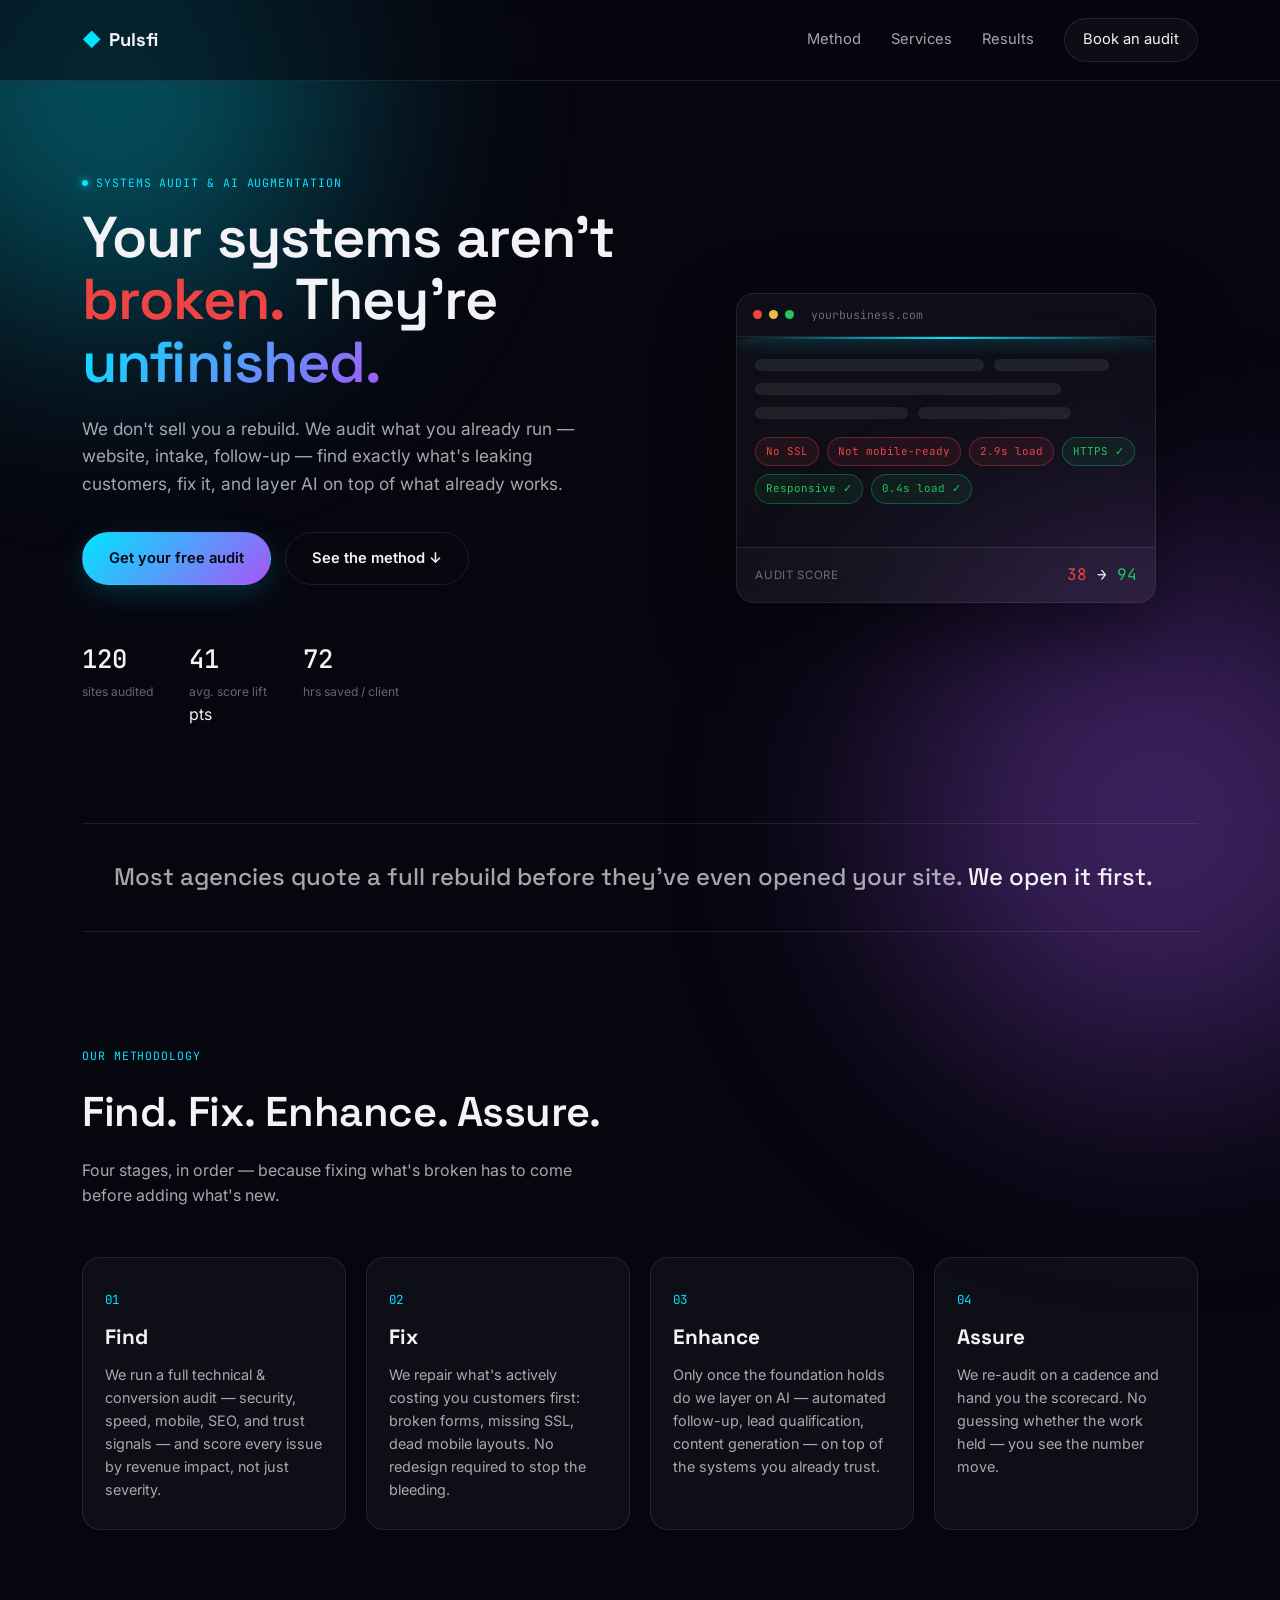
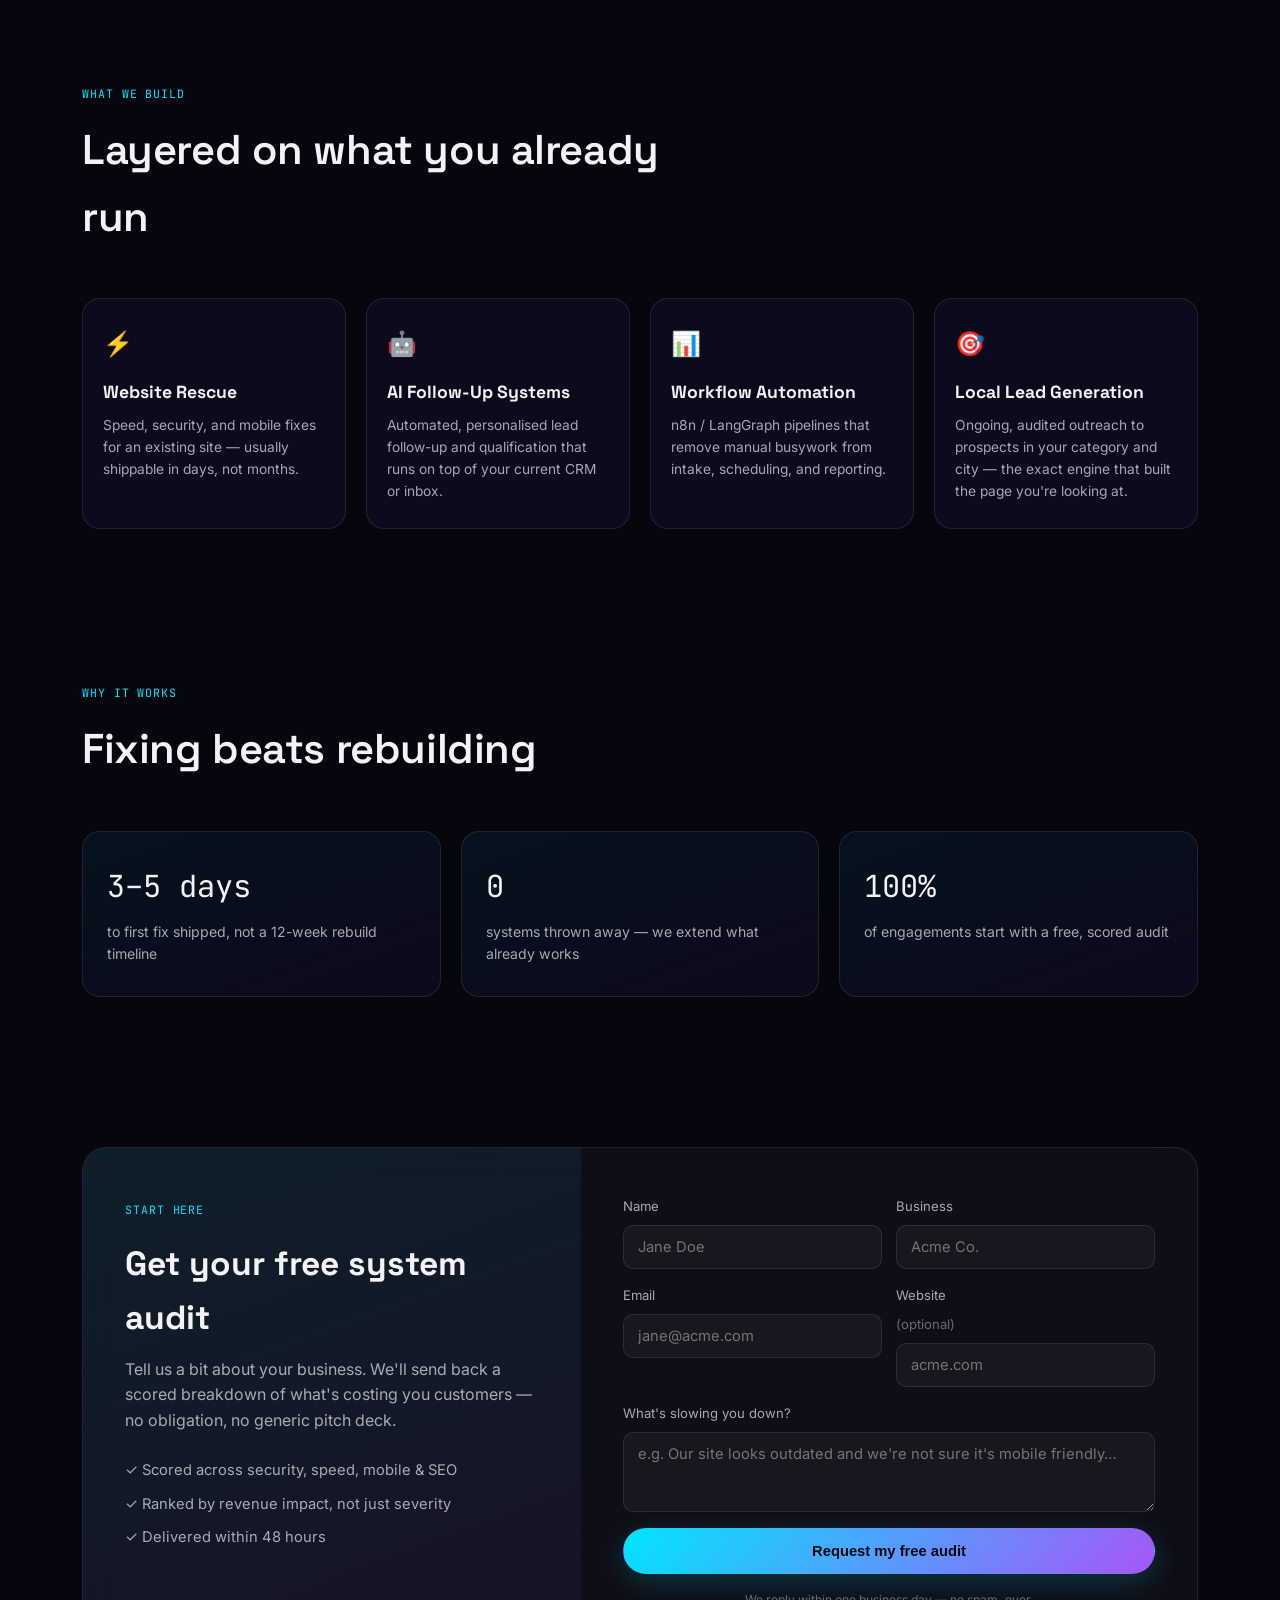
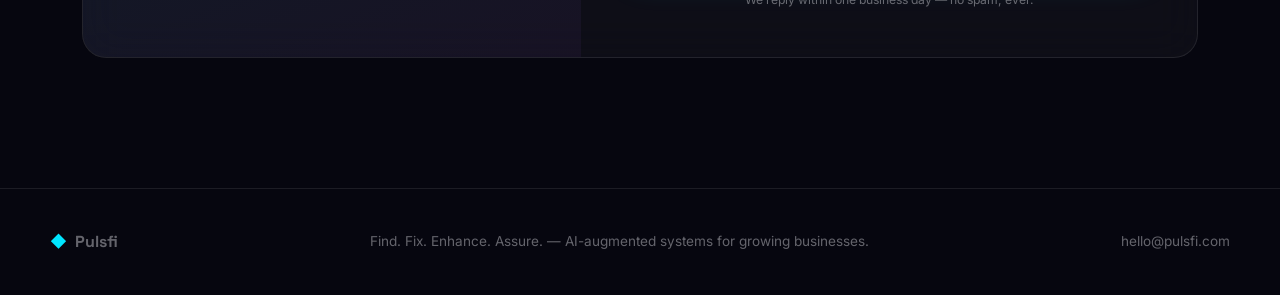
<file: agency-site/index.html>
<!DOCTYPE html>
<html lang="en">
<head>
<meta charset="UTF-8">
<meta name="viewport" content="width=device-width, initial-scale=1.0">
<title>Pulsfi — We Audit, Fix, and Enhance Your Business Systems</title>
<meta name="description" content="Pulsfi audits your existing website and business systems, fixes what's costing you customers, and layers AI on top — no rebuilds, no bloated retainers.">
<link rel="icon" href="data:image/svg+xml,<svg xmlns='http://www.w3.org/2000/svg' viewBox='0 0 100 100'><text y='.9em' font-size='90'>◆</text></svg>">
<link rel="preconnect" href="https://fonts.googleapis.com">
<link href="https://fonts.googleapis.com/css2?family=Space+Grotesk:wght@400;500;600;700&family=Inter:wght@400;500;600;700&family=JetBrains+Mono:wght@400;500&display=swap" rel="stylesheet">
<link rel="stylesheet" href="css/style.css">
</head>
<body>

<div class="noise-overlay"></div>
<div class="orb orb-a"></div>
<div class="orb orb-b"></div>

<!-- ============================================================ NAV -->
<nav class="nav">
  <div class="nav-inner">
    <a href="#top" class="brand"><span class="brand-mark">◆</span>Pulsfi</a>
    <div class="nav-links">
      <a href="#method">Method</a>
      <a href="#services">Services</a>
      <a href="#proof">Results</a>
      <a href="#contact" class="nav-cta">Book an audit</a>
    </div>
    <button class="nav-toggle" id="navToggle" aria-label="Toggle menu">☰</button>
  </div>
</nav>

<main id="top">

  <!-- ============================================================ HERO -->
  <section class="hero">
    <div class="hero-copy">
      <div class="eyebrow"><span class="dot"></span>Systems audit &amp; AI augmentation</div>
      <h1>Your systems aren't<br><span class="hl">broken.</span> They're <span class="hl-alt">unfinished.</span></h1>
      <p class="hero-sub">
        We don't sell you a rebuild. We audit what you already run — website, intake, follow-up —
        find exactly what's leaking customers, fix it, and layer AI on top of what already works.
      </p>
      <div class="hero-actions">
        <a href="#contact" class="btn btn-primary">Get your free audit</a>
        <a href="#method" class="btn btn-ghost">See the method ↓</a>
      </div>
      <div class="hero-trust">
        <div class="trust-stat"><span class="num" data-count="120">0</span><span class="lbl">sites audited</span></div>
        <div class="trust-stat"><span class="num" data-count="41">0</span><span class="lbl">avg. score lift</span><span class="unit">pts</span></div>
        <div class="trust-stat"><span class="num" data-count="72">0</span><span class="lbl">hrs saved / client</span></div>
      </div>
    </div>

    <!-- Signature element: live-scanning "before / after" audit panel -->
    <div class="hero-visual" aria-hidden="true">
      <div class="scan-frame">
        <div class="scan-titlebar">
          <span class="dot red"></span><span class="dot amber"></span><span class="dot green"></span>
          <span class="scan-url">yourbusiness.com</span>
        </div>
        <div class="scan-body">
          <div class="scan-row"><div class="scan-block w60"></div><div class="scan-block w30"></div></div>
          <div class="scan-row"><div class="scan-block w80"></div></div>
          <div class="scan-row"><div class="scan-block w40"></div><div class="scan-block w40"></div></div>
          <div class="scan-tags">
            <span class="tag tag-before">No SSL</span>
            <span class="tag tag-before">Not mobile-ready</span>
            <span class="tag tag-before">2.9s load</span>
            <span class="tag tag-after">HTTPS ✓</span>
            <span class="tag tag-after">Responsive ✓</span>
            <span class="tag tag-after">0.4s load ✓</span>
          </div>
          <div class="scan-line"></div>
        </div>
        <div class="scan-score">
          <span class="score-label">Audit score</span>
          <span class="score-value"><span id="scoreBefore">38</span> → <span id="scoreAfter">94</span></span>
        </div>
      </div>
    </div>
  </section>

  <!-- ============================================================ PROBLEM -->
  <section class="strip">
    <p class="strip-text">
      Most agencies quote a full rebuild before they've even opened your site.
      <span class="strip-accent">We open it first.</span>
    </p>
  </section>

  <!-- ============================================================ METHOD -->
  <section id="method" class="method reveal">
    <div class="section-head">
      <div class="eyebrow">Our methodology</div>
      <h2>Find. Fix. Enhance. Assure.</h2>
      <p class="section-sub">Four stages, in order — because fixing what's broken has to come before adding what's new.</p>
    </div>

    <div class="method-grid">
      <article class="method-card reveal">
        <span class="method-index">01</span>
        <h3>Find</h3>
        <p>We run a full technical &amp; conversion audit — security, speed, mobile, SEO, and trust signals — and score every issue by revenue impact, not just severity.</p>
      </article>
      <article class="method-card reveal">
        <span class="method-index">02</span>
        <h3>Fix</h3>
        <p>We repair what's actively costing you customers first: broken forms, missing SSL, dead mobile layouts. No redesign required to stop the bleeding.</p>
      </article>
      <article class="method-card reveal">
        <span class="method-index">03</span>
        <h3>Enhance</h3>
        <p>Only once the foundation holds do we layer on AI — automated follow-up, lead qualification, content generation — on top of the systems you already trust.</p>
      </article>
      <article class="method-card reveal">
        <span class="method-index">04</span>
        <h3>Assure</h3>
        <p>We re-audit on a cadence and hand you the scorecard. No guessing whether the work held — you see the number move.</p>
      </article>
    </div>
  </section>

  <!-- ============================================================ SERVICES -->
  <section id="services" class="services reveal">
    <div class="section-head">
      <div class="eyebrow">What we build</div>
      <h2>Layered on what you already run</h2>
    </div>

    <div class="services-grid">
      <article class="service-card reveal">
        <div class="service-icon">⚡</div>
        <h3>Website Rescue</h3>
        <p>Speed, security, and mobile fixes for an existing site — usually shippable in days, not months.</p>
      </article>
      <article class="service-card reveal">
        <div class="service-icon">🤖</div>
        <h3>AI Follow-Up Systems</h3>
        <p>Automated, personalised lead follow-up and qualification that runs on top of your current CRM or inbox.</p>
      </article>
      <article class="service-card reveal">
        <div class="service-icon">📊</div>
        <h3>Workflow Automation</h3>
        <p>n8n / LangGraph pipelines that remove manual busywork from intake, scheduling, and reporting.</p>
      </article>
      <article class="service-card reveal">
        <div class="service-icon">🎯</div>
        <h3>Local Lead Generation</h3>
        <p>Ongoing, audited outreach to prospects in your category and city — the exact engine that built the page you're looking at.</p>
      </article>
    </div>
  </section>

  <!-- ============================================================ PROOF -->
  <section id="proof" class="proof reveal">
    <div class="section-head">
      <div class="eyebrow">Why it works</div>
      <h2>Fixing beats rebuilding</h2>
    </div>
    <div class="proof-grid">
      <div class="proof-card reveal">
        <span class="proof-num">3–5&nbsp;days</span>
        <span class="proof-lbl">to first fix shipped, not a 12-week rebuild timeline</span>
      </div>
      <div class="proof-card reveal">
        <span class="proof-num">0</span>
        <span class="proof-lbl">systems thrown away — we extend what already works</span>
      </div>
      <div class="proof-card reveal">
        <span class="proof-num">100%</span>
        <span class="proof-lbl">of engagements start with a free, scored audit</span>
      </div>
    </div>
  </section>

  <!-- ============================================================ CONTACT -->
  <section id="contact" class="contact reveal">
    <div class="contact-card">
      <div class="contact-left">
        <div class="eyebrow">Start here</div>
        <h2>Get your free system audit</h2>
        <p class="section-sub">
          Tell us a bit about your business. We'll send back a scored breakdown of what's costing you
          customers — no obligation, no generic pitch deck.
        </p>
        <ul class="contact-points">
          <li>✓ Scored across security, speed, mobile &amp; SEO</li>
          <li>✓ Ranked by revenue impact, not just severity</li>
          <li>✓ Delivered within 48 hours</li>
        </ul>
      </div>

      <form class="contact-form" id="contactForm">
        <div class="form-row">
          <label>Name<input type="text" name="name" required placeholder="Jane Doe"></label>
          <label>Business<input type="text" name="business" required placeholder="Acme Co."></label>
        </div>
        <div class="form-row">
          <label>Email<input type="email" name="email" required placeholder="jane@acme.com"></label>
          <label>Website <span class="opt">(optional)</span><input type="text" name="website" placeholder="acme.com"></label>
        </div>
        <label class="form-full">What's slowing you down?
          <textarea name="message" rows="3" placeholder="e.g. Our site looks outdated and we're not sure it's mobile friendly…"></textarea>
        </label>
        <button type="submit" class="btn btn-primary btn-full">Request my free audit</button>
        <p class="form-note" id="formNote">We reply within one business day — no spam, ever.</p>
      </form>
    </div>
  </section>

</main>

<footer class="footer">
  <div class="footer-inner">
    <div class="brand small"><span class="brand-mark">◆</span>Pulsfi</div>
    <p>Find. Fix. Enhance. Assure. — AI-augmented systems for growing businesses.</p>
    <a href="mailto:hello@pulsfi.com">hello@pulsfi.com</a>
  </div>
</footer>

<script src="js/script.js"></script>
</body>
</html>
</file>
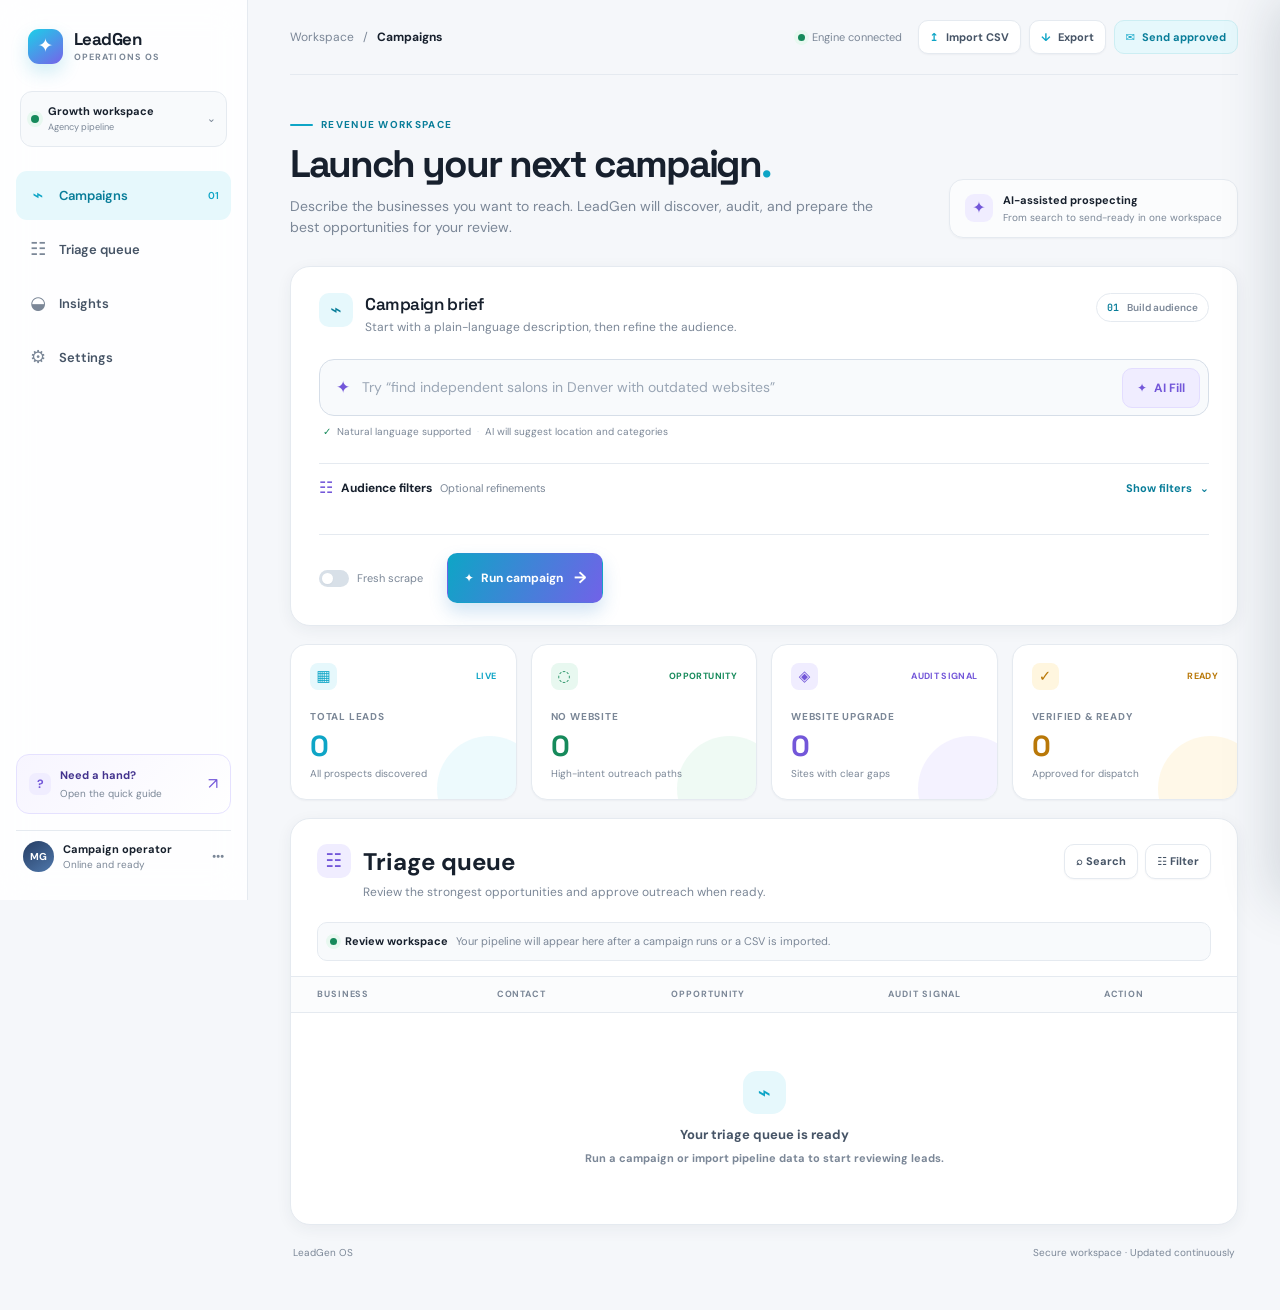
<file: dashboard/index.html>
<!DOCTYPE html>
<html lang="en">
<head>
  <meta charset="UTF-8">
  <meta name="viewport" content="width=device-width, initial-scale=1.0">
  <meta name="theme-color" content="#f6f8fb">
  <meta name="description" content="LeadGen campaign discovery, triage, and outreach workspace">
  <title>LeadGen OS · Campaign workspace</title>
  <link rel="stylesheet" href="css/dashboard.css?v=20260815-light">
  <link rel="icon" href="data:image/svg+xml,<svg xmlns='http://www.w3.org/2000/svg' viewBox='0 0 100 100'><rect width='100' height='100' rx='24' fill='%230ea5c6'/><path d='M57 12 27 56h21l-5 32 30-45H52z' fill='white'/></svg>">
</head>
<body>
  <div class="app-shell">
    <aside class="sidebar" aria-label="Primary navigation">
      <div class="brand-lockup">
        <div class="brand-mark" aria-hidden="true"><span>✦</span></div>
        <div><div class="brand-name">LeadGen</div><div class="brand-product">OPERATIONS OS</div></div>
      </div>
      <div class="workspace-switcher"><span class="workspace-dot"></span><span><strong>Growth workspace</strong><small>Agency pipeline</small></span><span class="workspace-chevron">⌄</span></div>
      <nav class="nav-list">
        <a class="nav-item active" href="#campaign"><span class="nav-icon">⌁</span><span>Campaigns</span><span class="nav-count">01</span></a>
        <a class="nav-item" href="#queue"><span class="nav-icon">☷</span><span>Triage queue</span></a>
        <a class="nav-item" href="#insights"><span class="nav-icon">◒</span><span>Insights</span></a>
        <a class="nav-item" href="#settings"><span class="nav-icon">⚙</span><span>Settings</span></a>
      </nav>
      <div class="sidebar-bottom">
        <div class="help-card"><span class="help-icon">?</span><div><strong>Need a hand?</strong><small>Open the quick guide</small></div><span>↗</span></div>
        <div class="operator-row"><div class="avatar">MG</div><div><strong>Campaign operator</strong><small>Online and ready</small></div><button class="icon-button" aria-label="Operator menu">•••</button></div>
      </div>
    </aside>

    <main class="main-content">
      <header class="topbar">
        <div class="breadcrumb"><span>Workspace</span><span>/</span><strong>Campaigns</strong></div>
        <div class="topbar-actions">
          <div class="connection-status"><span class="status-dot"></span>Engine connected</div>
          <button class="btn btn-ghost btn-sm" onclick="importCSV()"><span class="btn-symbol">↥</span> Import CSV</button>
          <button class="btn btn-ghost btn-sm" onclick="exportVerifiedCSV()"><span class="btn-symbol">↓</span> Export</button>
          <button class="btn btn-soft btn-sm" onclick="sendApprovedEmails()"><span class="btn-symbol">✉</span> Send approved</button>
        </div>
      </header>

      <section class="page-intro" id="campaign">
        <div>
          <div class="eyebrow"><span class="eyebrow-line"></span> Revenue workspace</div>
          <h1>Launch your next campaign<span class="title-dot">.</span></h1>
          <p>Describe the businesses you want to reach. LeadGen will discover, audit, and prepare the best opportunities for your review.</p>
        </div>
        <div class="intro-meta"><span class="meta-icon">✦</span><span><strong>AI-assisted prospecting</strong><small>From search to send-ready in one workspace</small></span></div>
      </section>

      <section class="campaign-card surface-card" aria-labelledby="campaign-title">
        <div class="section-heading">
          <div class="section-heading-main"><span class="section-icon cyan-icon">⌁</span><div><h2 id="campaign-title">Campaign brief</h2><p>Start with a plain-language description, then refine the audience.</p></div></div>
          <span class="step-pill"><span>01</span> Build audience</span>
        </div>
        <div class="prompt-wrap">
          <label class="sr-only" for="campaign-query">Campaign search query</label>
          <div class="prompt-icon">✦</div>
          <input type="text" class="prompt-input" id="campaign-query" placeholder="Try “find independent salons in Denver with outdated websites”" autocomplete="off">
          <button class="btn btn-ai" id="btn-ai-parse" onclick="aiParseQuery()"><span>✦</span> AI Fill</button>
        </div>
        <div class="prompt-hint"><span class="hint-check">✓</span> Natural language supported <span class="hint-separator">·</span> AI will suggest location and categories</div>
        <div class="advanced-toggle-row"><div><span class="filter-icon">☷</span><strong>Audience filters</strong><span class="filter-note">Optional refinements</span></div><button class="text-button" type="button" onclick="document.querySelector('.campaign-form').classList.toggle('is-expanded'); this.classList.toggle('is-open')">Show filters <span>⌄</span></button></div>
        <div class="campaign-form">
          <div class="form-group"><label class="form-label" for="campaign-state">State</label><select class="form-input" id="campaign-state"></select></div>
          <div class="form-group"><label class="form-label" for="campaign-city">City <span class="label-hint">Recommended</span></label><input type="text" class="form-input" id="campaign-city" placeholder="e.g. Wilmington" list="city-suggestions" autocomplete="address-level2"><datalist id="city-suggestions"></datalist></div>
          <div class="form-group form-group-wide"><label class="form-label">Categories <span class="label-hint">Choose one or more</span></label><div class="category-picker" id="category-picker"></div></div>
        </div>
        <div class="campaign-footer">
          <div class="campaign-progress" id="campaign-progress" style="display:none"><div class="progress-meta"><span class="progress-message" id="campaign-progress-message">Starting…</span><span class="progress-percent" id="campaign-progress-percent">0%</span></div><div class="progress-bar"><div class="progress-fill" id="campaign-progress-fill"></div></div></div>
          <div class="campaign-actions"><label class="cache-toggle" title="Ignore cached results and scrape this area fresh"><input type="checkbox" id="force-refresh-toggle"><span class="toggle-track"></span><span>Fresh scrape</span></label><span id="cache-badge" class="cache-badge"></span><button class="btn btn-primary btn-run" id="btn-run-campaign" onclick="runCampaign()"><span>✦</span> Run campaign <span class="btn-arrow">→</span></button></div>
        </div>
      </section>

      <section class="stats-row" id="insights" aria-label="Campaign overview">
        <div class="stat-card stat-cyan"><div class="stat-top"><span class="stat-icon">▦</span><span class="stat-trend">Live</span></div><div class="stat-label">Total leads</div><div class="stat-value" id="stat-total">0</div><div class="stat-caption">All prospects discovered</div></div>
        <div class="stat-card stat-mint"><div class="stat-top"><span class="stat-icon">◌</span><span class="stat-trend">Opportunity</span></div><div class="stat-label">No website</div><div class="stat-value" id="stat-noweb">0</div><div class="stat-caption">High-intent outreach paths</div></div>
        <div class="stat-card stat-violet"><div class="stat-top"><span class="stat-icon">◈</span><span class="stat-trend">Audit signal</span></div><div class="stat-label">Website upgrade</div><div class="stat-value" id="stat-upgrade">0</div><div class="stat-caption">Sites with clear gaps</div></div>
        <div class="stat-card stat-amber"><div class="stat-top"><span class="stat-icon">✓</span><span class="stat-trend">Ready</span></div><div class="stat-label">Verified & ready</div><div class="stat-value" id="stat-verified">0</div><div class="stat-caption">Approved for dispatch</div></div>
      </section>

      <section class="queue-card surface-card" id="queue" aria-labelledby="queue-title">
        <div class="queue-header"><div class="section-heading-main"><span class="section-icon violet-icon">☷</span><div><h2 id="queue-title">Triage queue</h2><p>Review the strongest opportunities and approve outreach when ready.</p></div></div><div class="queue-tools"><button class="btn btn-ghost btn-sm" type="button">⌕ Search</button><button class="btn btn-ghost btn-sm" type="button">☷ Filter</button></div></div>
        <div class="queue-summary"><span class="queue-live-dot"></span><strong>Review workspace</strong><span class="queue-summary-copy">Your pipeline will appear here after a campaign runs or a CSV is imported.</span></div>
        <div class="table-container"><table class="data-table"><thead><tr><th>Business</th><th>Contact</th><th>Opportunity</th><th>Audit signal</th><th class="action-head">Action</th></tr></thead><tbody id="leads-tbody"><tr class="empty-row"><td colspan="5"><div class="empty-state"><div class="empty-icon">⌁</div><strong>Your triage queue is ready</strong><span>Run a campaign or import pipeline data to start reviewing leads.</span></div></td></tr></tbody></table></div>
      </section>
      <footer class="page-footer"><span>LeadGen OS</span><span>Secure workspace · Updated continuously</span></footer>
    </main>
  </div>

  <div class="slide-panel-overlay" id="review-panel-overlay" onclick="closeReviewPanel()"></div>
  <aside class="slide-panel" id="review-panel" role="dialog" aria-modal="true" aria-labelledby="review-panel-title">
    <div class="panel-header"><div><div class="eyebrow">Outreach workspace</div><h2 id="review-panel-title">Review outreach</h2></div><button class="btn-icon" onclick="closeReviewPanel()" aria-label="Close review panel">×</button></div>
    <div class="panel-body">
      <div class="review-meta"><div class="review-avatar">✦</div><div><h3 id="review-biz-name">Business Name</h3><div class="badge-container" id="review-strategy-badge"></div></div></div>
      <div class="review-callout"><div class="callout-label"><span>⌁</span> Opportunity signal</div><div class="audit-box" id="review-audit-box">No flaws detected.</div></div>
      <div class="form-group"><label class="form-label" for="review-subject">Subject line</label><input type="text" class="form-input" id="review-subject"></div>
      <div class="form-group email-group"><div class="field-label-row"><label class="form-label" for="review-body">Email body</label><span class="field-hint">Editable draft</span></div><textarea class="form-textarea email-textarea" id="review-body"></textarea><button class="btn btn-ghost btn-full" id="btn-regenerate" onclick="regenerateEmail()"><span>↻</span> Regenerate draft</button></div>
      <div class="form-group"><label class="form-label" for="review-demo-url">Personalized demo</label><div class="demo-link-row"><input type="text" class="form-input code-input" id="review-demo-url" readonly><a class="btn btn-secondary btn-sm" id="review-demo-link" href="#" target="_blank" rel="noopener">View ↗</a></div></div>
    </div>
    <div class="panel-footer"><button class="btn btn-ghost" onclick="closeReviewPanel()">Cancel</button><button class="btn btn-primary" id="btn-approve" onclick="approveCurrentLead()"><span>✓</span> Approve & mark ready</button></div>
  </aside>
  <div class="toast-container" id="toast-container" aria-live="polite"></div>
  <input type="file" id="csv-file-input" accept=".csv" style="display:none" onchange="handleCSVImport(event)">
  <script src="js/campaign.js?v=20260815-light"></script>
  <script src="js/app.js?v=20260815-light"></script>
</body>
</html>
</file>
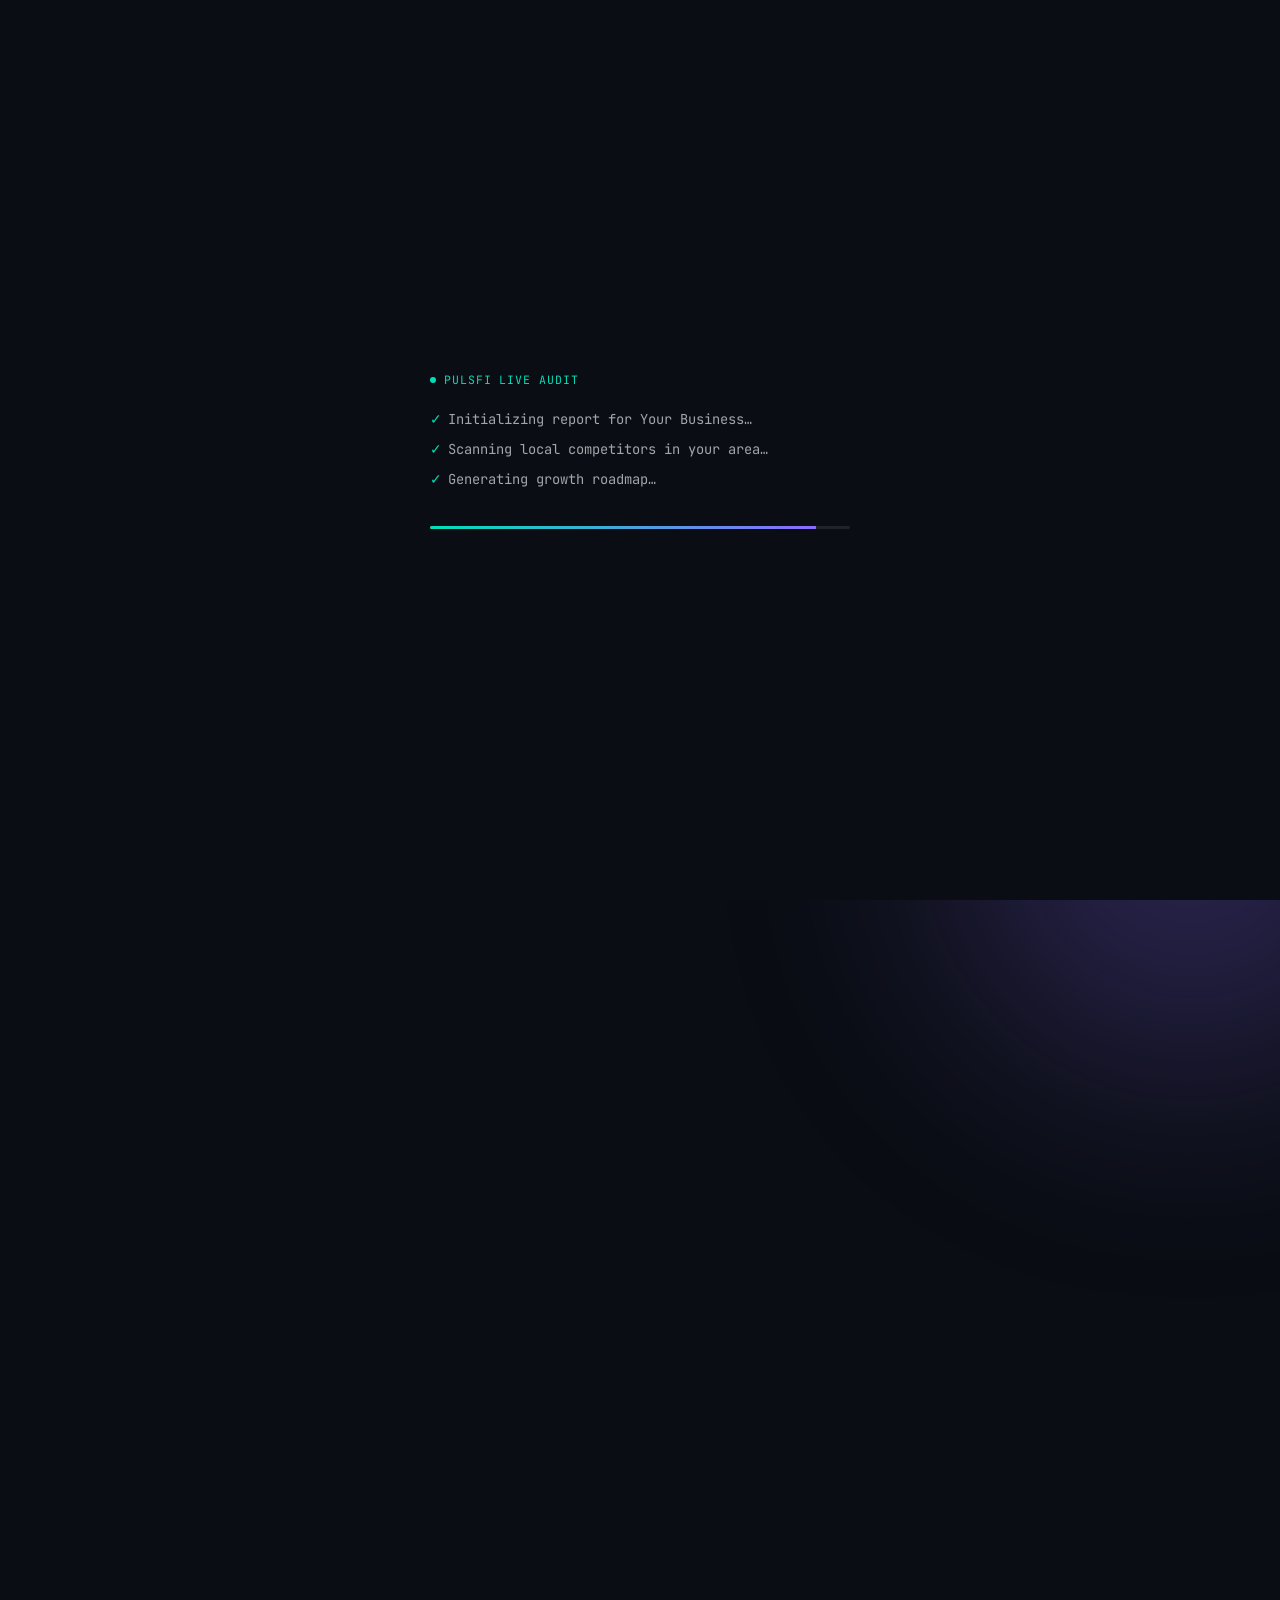
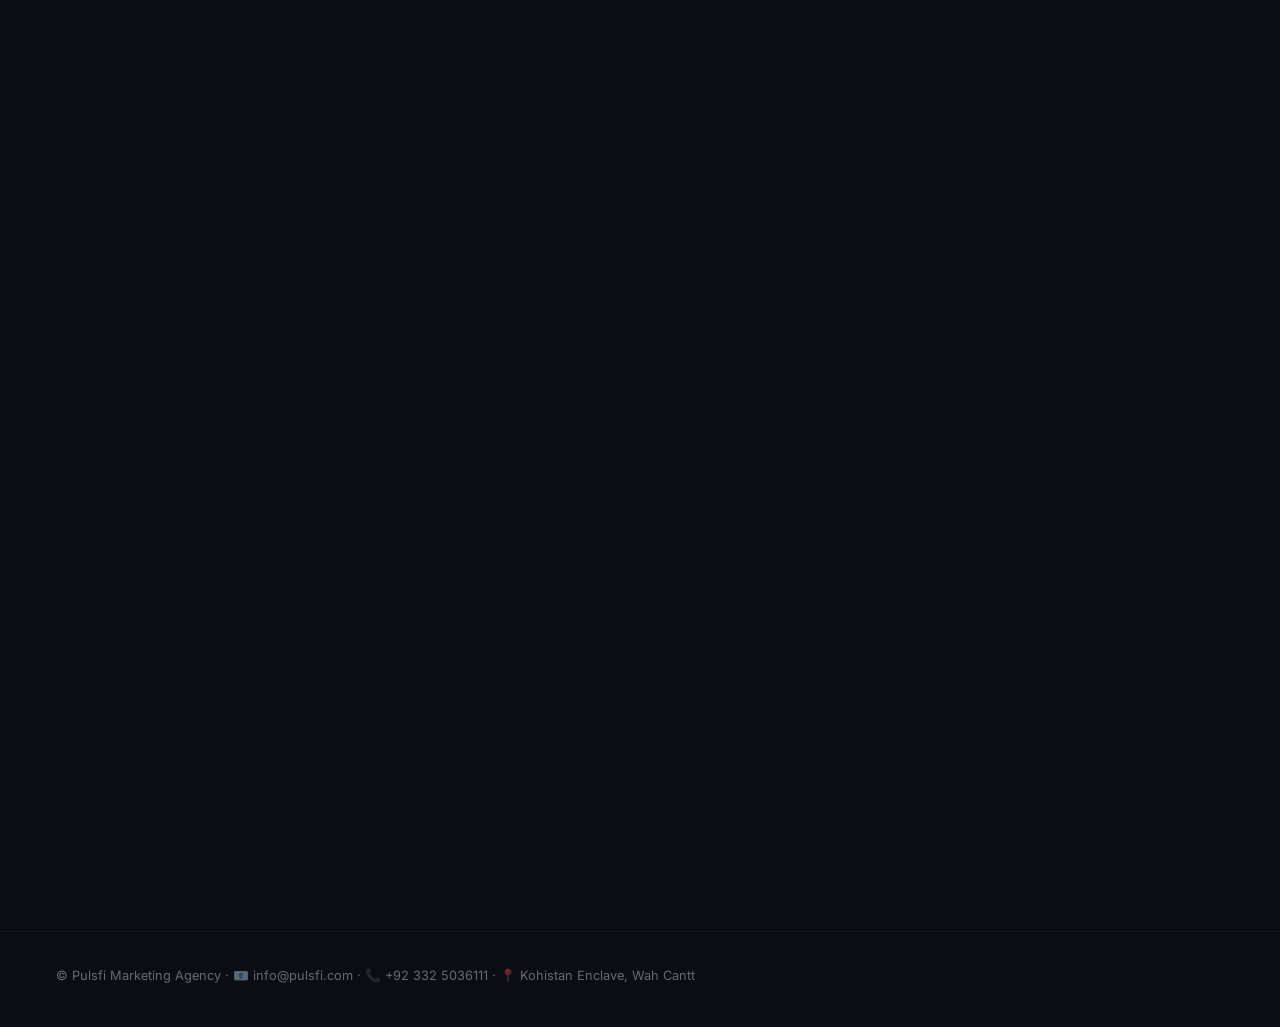
<file: demo-site/index.html>
<!DOCTYPE html>
<html lang="en">
<head>
<meta charset="UTF-8">
<meta name="viewport" content="width=device-width, initial-scale=1.0">
<title>Your Live Audit | Pulsfi</title>
<link rel="preconnect" href="https://fonts.googleapis.com">
<link href="https://fonts.googleapis.com/css2?family=Space+Grotesk:wght@500;600;700&family=Inter:wght@400;500;600;700&family=JetBrains+Mono:wght@400;500&display=swap" rel="stylesheet">
<link rel="stylesheet" href="css/style.css">
<script>
  // Hot-lead engagement tracking (optional — page works fine if unset).
  // Fill this in once you deploy scripts/api_server.py somewhere publicly
  // reachable (e.g. a small Railway/Render/VPS instance), and this page
  // will beacon back the moment a lead opens it — enough for an instant
  // email alert while the lead is still hot. Leave blank to disable.
  window.PULSFI_TRACK_ENDPOINT = "";
</script>
</head>
<body>

<!-- Loading sequence: makes the page feel like an on-demand scan running,
     not a static page you clicked into. Text below is replaced with the
     real business/city as soon as URL params are parsed. -->
<div id="loader">
  <div class="loader-box">
    <div class="loader-mark"><span class="blink"></span>PULSFI LIVE AUDIT</div>
    <div class="loader-lines" id="loaderLines"></div>
    <div class="loader-bar-track"><div class="loader-bar-fill" id="loaderBarFill"></div></div>
  </div>
</div>

<div class="grain"></div>
<div class="orb orb-1"></div>
<div class="orb orb-2"></div>

<div class="layout">

  <!-- ============================================================ LEFT: sticky hook + close -->
  <aside class="panel-left">
    <div class="brand-row">
      <span class="brand-mark">◆</span><span>Pulsfi</span>
      <span class="scan-badge"><span class="dot"></span>Live report</span>
    </div>

    <div class="hero-copy">
      <p class="eyebrow">Personalized digital audit for</p>
      <h1 id="dynamicHeroName">Your Business</h1>
      <p class="hero-loc">📍 <span id="dynamicHeroCity">your area</span></p>
      <p class="hero-sub">We scanned <span id="dynamicSubName">your brand</span>'s digital footprint in <span id="dynamicCity">your area</span> — here's exactly what it's costing you, and what we already fixed.</p>
    </div>

    <div class="left-actions">
      <a href="mailto:info@pulsfi.com" class="btn btn-ghost">✉️ Email us</a>
      <a href="tel:" id="dynamicPhoneLink" class="btn btn-ghost" style="display:none;">📞 Call now</a>
    </div>

    <div class="booking-embed" id="bookingEmbed">
      <div class="booking-label">Grab 15 minutes — pick any slot</div>
      <div class="calendly-shell">
        <div class="calendly-skeleton" id="calendlySkeleton">Loading calendar…</div>
        <div class="calendly-inline-widget"
             data-url="https://calendly.com/haseeb16905/onboarding-call?hide_gdpr_banner=1&background_color=0d1119&text_color=f2f4f7&primary_color=00e0b8"
             style="min-width:260px;height:420px;"></div>
      </div>
      <a href="https://calendly.com/haseeb16905/onboarding-call" target="_blank" class="calendly-fallback-link" id="calendlyFallback">Open calendar in a new tab →</a>
    </div>

    <div class="left-footer">
      <div class="founder-note">
        <div class="avatar">HB</div>
        <div>
          <strong>Haseeb Baig</strong>
          <span>Founder, Pulsfi — built this myself</span>
        </div>
      </div>
    </div>
  </aside>

  <!-- ============================================================ RIGHT: scrollable evidence -->
  <main class="panel-right">

    <!-- Why you received this -->
    <section class="section reveal">
      <div class="section-tag">◆ Why you're seeing this</div>
      <h2>We ran an analysis on <span id="dynamicAboutStrong">your business</span>'s digital footprint.</h2>
      <p class="section-lede">Before we reach out to any <span id="dynamicOpsCategory">local business</span> in <span id="dynamicOpsCity">your city</span>, we scan how they show up online — site health, mobile experience, and search visibility — then build a working fix, not just a slide deck.</p>
      <div class="why-grid">
        <div class="why-card"><div class="k">Category</div><div class="v" id="dynamicCardCategory">Local Business</div></div>
        <div class="why-card"><div class="k">Market</div><div class="v" id="dynamicCardCity">Your City</div></div>
        <div class="why-card"><div class="k">Status</div><div class="v" id="dynamicStatusLabel">Scan complete</div></div>
      </div>
    </section>

    <!-- Live audit (website_upgrade branch) -->
    <section class="section reveal" id="audit-section" style="display:none;">
      <div class="section-tag">◆ Live audit</div>
      <h2>Here's exactly what we found.</h2>
      <p class="section-lede">Scored across security, speed, mobile experience and search visibility — the same checklist that decides whether a visitor becomes a customer or bounces.</p>

      <div class="audit-layout">
        <div class="gauge-wrap">
          <svg viewBox="0 0 200 200" width="200" height="200">
            <circle class="gauge-track" cx="100" cy="100" r="90"></circle>
            <circle class="gauge-fill" id="gaugeFill" cx="100" cy="100" r="90"></circle>
          </svg>
          <div class="gauge-center">
            <span class="gauge-score" id="auditScore">--</span>
            <span class="gauge-grade" id="auditGrade"></span>
          </div>
        </div>
        <ul class="audit-issues" id="auditIssues"></ul>
      </div>

      <div class="audit-chart">
        <div class="audit-chart-title">Category breakdown</div>
        <div id="auditChartRows"></div>
      </div>
    </section>

    <!-- No-website branch -->
    <section class="section reveal" id="no-site-section" style="display:none;">
      <div class="section-tag">◆ Live audit</div>
      <h2>We couldn't find a working website to audit.</h2>
      <p class="section-lede">For a <span id="dynamicNoSiteCategory">local business</span>, that's the single biggest missed-lead problem — not a slow site, <em>no</em> site. Every search, every "let me just check them out first" moment goes to a competitor instead.</p>
      <div class="no-site-box">
        <h3>What that's costing you</h3>
        <p>The prototype linked in this page is what a working, mobile-ready storefront for <span id="dynamicNoSiteName">your business</span> looks like — live now, not a mockup.</p>
      </div>
    </section>

    <!-- Zig-zag value props -->
    <section class="section reveal">
      <div class="section-tag">◆ What we actually do</div>
      <h2>Three fixes, in the order that matters.</h2>

      <div class="value-row">
        <div class="value-copy">
          <span class="index">01 — Fix</span>
          <h3>Repair what's actively losing you customers</h3>
          <p>Security, speed and mobile issues first — the ones that make a visitor leave before they even read your pitch.</p>
        </div>
        <div class="value-visual">
          <div class="mock-bar"><div class="mock-bar-fill" style="width:38%"></div></div>
          <div class="mock-bar"><div class="mock-bar-fill" style="width:71%"></div></div>
          <div class="mock-dot-row">
            <span class="mock-dot on"></span><span class="mock-dot on"></span><span class="mock-dot"></span><span class="mock-dot"></span>
          </div>
        </div>
      </div>

      <div class="value-row reverse">
        <div class="value-copy">
          <span class="index">02 — Enhance</span>
          <h3>Layer AI on top of what already works</h3>
          <p>Automated follow-up and lead qualification running on your existing setup — no rip-and-replace required.</p>
        </div>
        <div class="value-visual">
          <div class="mock-bar"><div class="mock-bar-fill" style="width:88%"></div></div>
          <div class="mock-bar"><div class="mock-bar-fill" style="width:54%"></div></div>
          <div class="mock-dot-row">
            <span class="mock-dot on"></span><span class="mock-dot on"></span><span class="mock-dot on"></span><span class="mock-dot"></span>
          </div>
        </div>
      </div>

      <div class="value-row">
        <div class="value-copy">
          <span class="index">03 — Assure</span>
          <h3>Re-audit on a cadence, not a guess</h3>
          <p>You get the same scorecard shown above, on a schedule — so you see the number move instead of taking our word for it.</p>
        </div>
        <div class="value-visual">
          <div class="mock-bar"><div class="mock-bar-fill" style="width:95%"></div></div>
          <div class="mock-bar"><div class="mock-bar-fill" style="width:82%"></div></div>
          <div class="mock-dot-row">
            <span class="mock-dot on"></span><span class="mock-dot on"></span><span class="mock-dot on"></span><span class="mock-dot on"></span>
          </div>
        </div>
      </div>
    </section>

    <!-- Cost of inaction -->
    <section class="section reveal">
      <div class="section-tag">◆ Cost of waiting</div>
      <h2>What sitting on this actually costs.</h2>
      <div class="cost-box">
        <p class="section-lede" style="margin-top:0;">Every week this stays "on the list" is another week <span id="dynamicCostCategory">local competitors</span> in <span id="dynamicCostCity">your city</span> show up first, load faster, and look more credible to the exact customer who was about to call you.</p>
        <div class="cost-stat-row">
          <div class="cost-stat"><div class="n">53%</div><div class="l">of visitors leave a site that takes &gt;3s to load</div></div>
          <div class="cost-stat"><div class="n">75%</div><div class="l">judge credibility by site design alone</div></div>
          <div class="cost-stat"><div class="n">1st</div><div class="l">page of results gets ~90% of clicks</div></div>
        </div>
      </div>
    </section>

    <!-- Trust bar -->
    <section class="section reveal">
      <div class="section-tag">◆ Built the same way, every time</div>
      <h2>The exact process behind this page.</h2>
      <p class="section-lede">No template swap. Every prototype starts with a real audit, gets fixed in order, then reviewed by a person before it ever reaches you.</p>
      <div class="trust-row">
        <span class="trust-mark">Find</span>
        <span class="trust-mark">Fix</span>
        <span class="trust-mark">Enhance</span>
        <span class="trust-mark">Assure</span>
      </div>
    </section>

    <!-- Close -->
    <section class="section reveal close-section">
      <div class="section-tag">◆ Next step</div>
      <h2>Claim this design for <span id="dynamicFooterName">your business</span>.</h2>
      <p class="section-lede">Skip the back-and-forth — book 15 minutes and we deploy this to your domain within 48 hours. The calendar's on the left, or reach us directly.</p>
      <div class="close-actions">
        <a href="#bookingEmbed" class="btn btn-primary" onclick="document.getElementById('bookingEmbed').scrollIntoView({behavior:'smooth'})">Book your call ↑</a>
        <a href="https://pulsfi.com" target="_blank" class="btn btn-ghost">See all Pulsfi services →</a>
      </div>
    </section>

  </main>
</div>

<footer class="footer">
  <p>&copy; <span id="footerYear"></span> Pulsfi Marketing Agency · 📧 info@pulsfi.com · 📞 +92 332 5036111 · 📍 Kohistan Enclave, Wah Cantt</p>
</footer>

<div class="mobile-sticky-cta">
  <button onclick="document.getElementById('bookingEmbed').scrollIntoView({behavior:'smooth'})">📅 Book your 15-min call</button>
</div>

<script src="https://assets.calendly.com/assets/external/widget.js" async></script>
<script src="js/script.js"></script>
</body>
</html>
</file>
<file: agency-site/css/style.css>
/* ============================================================
   PULSFI AGENCY SITE — DESIGN TOKENS
   Palette: near-black indigo base, cyan/violet dual-accent (shared
   family with the LeadGen engine's own dashboard), amber "before" /
   green "after" pair reserved strictly for the audit signature element.
   Type: Space Grotesk (display) + Inter (body) + JetBrains Mono (data).
   ============================================================ */
:root {
  --bg: #06060f;
  --bg-alt: #0b0b1d;
  --ink: #f2f2f7;
  --ink-dim: rgba(242, 242, 247, 0.68);
  --ink-faint: rgba(242, 242, 247, 0.4);

  --cyan: #00e5ff;
  --violet: #a855f7;
  --amber: #f5b942;
  --green: #22c55e;
  --red: #ef4444;

  --glass: rgba(255, 255, 255, 0.035);
  --glass-border: rgba(255, 255, 255, 0.09);

  --grad-brand: linear-gradient(135deg, var(--cyan), var(--violet));

  --display: 'Space Grotesk', 'Inter', sans-serif;
  --body: 'Inter', sans-serif;
  --mono: 'JetBrains Mono', monospace;

  --radius: 18px;
  --ease: cubic-bezier(0.16, 1, 0.3, 1);
}

* { margin: 0; padding: 0; box-sizing: border-box; }

html { scroll-behavior: smooth; }

body {
  background: var(--bg);
  color: var(--ink);
  font-family: var(--body);
  line-height: 1.6;
  overflow-x: hidden;
  position: relative;
}

@media (prefers-reduced-motion: reduce) {
  *, *::before, *::after { animation-duration: 0.001ms !important; animation-iteration-count: 1 !important; transition-duration: 0.001ms !important; scroll-behavior: auto !important; }
}

a { color: inherit; text-decoration: none; }
ul { list-style: none; }

/* ---------- ambient background ---------- */
.noise-overlay {
  position: fixed; inset: 0; pointer-events: none; z-index: 1;
  background-image: radial-gradient(rgba(255,255,255,0.025) 1px, transparent 1px);
  background-size: 3px 3px;
  opacity: 0.5;
}
.orb {
  position: fixed; border-radius: 50%; filter: blur(120px);
  z-index: 0; opacity: 0.35; pointer-events: none;
  animation: drift 22s ease-in-out infinite alternate;
}
.orb-a { width: 460px; height: 460px; background: var(--cyan); top: -140px; left: -120px; }
.orb-b { width: 520px; height: 520px; background: var(--violet); bottom: -180px; right: -140px; animation-delay: -8s; }
@keyframes drift { to { transform: translate(60px, 40px) scale(1.08); } }

/* ---------- layout helpers ---------- */
main { position: relative; z-index: 2; max-width: 1180px; margin: 0 auto; padding: 0 32px; }
.eyebrow {
  display: inline-flex; align-items: center; gap: 8px;
  font-family: var(--mono); font-size: 0.72rem; letter-spacing: 0.08em; text-transform: uppercase;
  color: var(--cyan); margin-bottom: 14px;
}
.eyebrow .dot { width: 6px; height: 6px; border-radius: 50%; background: var(--cyan); box-shadow: 0 0 8px var(--cyan); }
.section-head { max-width: 640px; margin-bottom: 48px; }
.section-head h2 { font-family: var(--display); font-size: clamp(1.8rem, 3.4vw, 2.6rem); font-weight: 600; letter-spacing: -0.01em; }
.section-sub { color: var(--ink-dim); margin-top: 12px; font-size: 1rem; max-width: 52ch; }

.reveal { opacity: 0; transform: translateY(28px); transition: opacity 700ms var(--ease), transform 700ms var(--ease); }
.reveal.in-view { opacity: 1; transform: translateY(0); }

/* ---------- buttons ---------- */
.btn { display: inline-flex; align-items: center; justify-content: center; gap: 8px; padding: 14px 26px; border-radius: 999px; font-weight: 600; font-size: 0.92rem; cursor: pointer; border: 1px solid transparent; transition: transform 220ms var(--ease), box-shadow 220ms var(--ease), background 220ms var(--ease); }
.btn-primary { background: var(--grad-brand); color: #06060f; box-shadow: 0 8px 30px rgba(0, 229, 255, 0.18); }
.btn-primary:hover { transform: translateY(-2px); box-shadow: 0 12px 36px rgba(168, 85, 247, 0.3); }
.btn-ghost { background: transparent; color: var(--ink); border-color: var(--glass-border); }
.btn-ghost:hover { border-color: var(--cyan); color: var(--cyan); }
.btn-full { width: 100%; }

/* ============================================================ NAV */
.nav { position: fixed; top: 0; left: 0; right: 0; z-index: 50; backdrop-filter: blur(14px); background: rgba(6, 6, 15, 0.55); border-bottom: 1px solid var(--glass-border); }
.nav-inner { max-width: 1180px; margin: 0 auto; padding: 18px 32px; display: flex; align-items: center; justify-content: space-between; }
.brand { font-family: var(--display); font-weight: 700; font-size: 1.15rem; display: flex; align-items: center; gap: 8px; }
.brand-mark { color: var(--cyan); }
.nav-links { display: flex; align-items: center; gap: 30px; font-size: 0.92rem; color: var(--ink-dim); }
.nav-links a:hover { color: var(--ink); }
.nav-cta { padding: 9px 18px; border-radius: 999px; background: var(--glass); border: 1px solid var(--glass-border); color: var(--ink) !important; }
.nav-toggle { display: none; background: none; border: none; color: var(--ink); font-size: 1.3rem; cursor: pointer; }

/* ============================================================ HERO */
.hero { display: grid; grid-template-columns: 1.05fr 0.95fr; gap: 56px; align-items: center; padding: 168px 0 96px; }
.hero h1 { font-family: var(--display); font-size: clamp(2.4rem, 5vw, 3.6rem); line-height: 1.08; font-weight: 600; letter-spacing: -0.015em; }
.hl { color: var(--red); }
.hl-alt { background: var(--grad-brand); -webkit-background-clip: text; background-clip: text; color: transparent; }
.hero-sub { margin-top: 22px; font-size: 1.08rem; color: var(--ink-dim); max-width: 46ch; }
.hero-actions { display: flex; gap: 14px; margin-top: 34px; flex-wrap: wrap; }
.hero-trust { display: flex; gap: 36px; margin-top: 54px; }
.trust-stat { display: flex; flex-direction: column; }
.trust-stat .num { font-family: var(--mono); font-size: 1.6rem; font-weight: 500; color: var(--ink); }
.trust-stat .num::after { content: attr(data-suffix); }
.trust-stat .lbl { font-size: 0.76rem; color: var(--ink-faint); margin-top: 2px; }

/* ---------- hero signature: scanning audit panel ---------- */
.hero-visual { display: flex; justify-content: center; }
.scan-frame { width: 100%; max-width: 420px; border-radius: var(--radius); background: var(--glass); border: 1px solid var(--glass-border); backdrop-filter: blur(20px); overflow: hidden; box-shadow: 0 30px 80px rgba(0,0,0,0.45); }
.scan-titlebar { display: flex; align-items: center; gap: 7px; padding: 12px 16px; border-bottom: 1px solid var(--glass-border); }
.scan-titlebar .dot { width: 9px; height: 9px; border-radius: 50%; }
.scan-titlebar .dot.red { background: #ef4444; }
.scan-titlebar .dot.amber { background: #f5b942; }
.scan-titlebar .dot.green { background: #22c55e; }
.scan-url { margin-left: 10px; font-family: var(--mono); font-size: 0.72rem; color: var(--ink-faint); }
.scan-body { position: relative; padding: 22px 18px 18px; overflow: hidden; min-height: 210px; }
.scan-row { display: flex; gap: 10px; margin-bottom: 12px; }
.scan-block { height: 12px; border-radius: 6px; background: rgba(255,255,255,0.08); }
.w60 { width: 60%; } .w30 { width: 30%; } .w80 { width: 80%; } .w40 { width: 40%; }
.scan-tags { display: flex; flex-wrap: wrap; gap: 8px; margin-top: 18px; }
.tag { font-family: var(--mono); font-size: 0.68rem; padding: 5px 10px; border-radius: 999px; border: 1px solid; }
.tag-before { color: var(--red); border-color: rgba(239,68,68,0.35); background: rgba(239,68,68,0.08); }
.tag-after { color: var(--green); border-color: rgba(34,197,94,0.35); background: rgba(34,197,94,0.08); opacity: 0; animation: tag-in 600ms var(--ease) forwards; }
.tag-after:nth-of-type(4) { animation-delay: 2.1s; }
.tag-after:nth-of-type(5) { animation-delay: 2.4s; }
.tag-after:nth-of-type(6) { animation-delay: 2.7s; }
@keyframes tag-in { to { opacity: 1; } }
.scan-line { position: absolute; left: 0; right: 0; height: 2px; background: linear-gradient(90deg, transparent, var(--cyan), transparent); box-shadow: 0 0 16px var(--cyan); top: 0; animation: scan-sweep 3.4s var(--ease) infinite; }
@keyframes scan-sweep { 0% { top: 0; opacity: 0; } 8% { opacity: 1; } 92% { opacity: 1; } 100% { top: 100%; opacity: 0; } }
.scan-score { display: flex; align-items: center; justify-content: space-between; padding: 14px 18px; border-top: 1px solid var(--glass-border); background: rgba(255,255,255,0.02); }
.score-label { font-size: 0.72rem; color: var(--ink-faint); text-transform: uppercase; letter-spacing: 0.06em; }
.score-value { font-family: var(--mono); font-size: 1rem; color: var(--ink); }
#scoreBefore { color: var(--red); }
#scoreAfter { color: var(--green); }

/* ============================================================ PROBLEM STRIP */
.strip { border-top: 1px solid var(--glass-border); border-bottom: 1px solid var(--glass-border); padding: 34px 0; }
.strip-text { max-width: 1180px; margin: 0 auto; padding: 0 32px; font-family: var(--display); font-size: clamp(1.15rem, 2.4vw, 1.5rem); font-weight: 500; color: var(--ink-dim); }
.strip-accent { color: var(--ink); }

/* ============================================================ METHOD */
.method { padding: 110px 0; }
.method-grid { display: grid; grid-template-columns: repeat(4, 1fr); gap: 20px; }
.method-card { background: var(--glass); border: 1px solid var(--glass-border); border-radius: var(--radius); padding: 28px 22px; transition: transform 260ms var(--ease), border-color 260ms var(--ease); }
.method-card:hover { transform: translateY(-6px); border-color: rgba(0,229,255,0.35); }
.method-index { font-family: var(--mono); font-size: 0.78rem; color: var(--cyan); }
.method-card h3 { font-family: var(--display); font-size: 1.3rem; margin: 10px 0 8px; }
.method-card p { color: var(--ink-dim); font-size: 0.9rem; }

/* ============================================================ SERVICES */
.services { padding: 40px 0 110px; }
.services-grid { display: grid; grid-template-columns: repeat(4, 1fr); gap: 20px; }
.service-card { background: var(--bg-alt); border: 1px solid var(--glass-border); border-radius: var(--radius); padding: 26px 20px; transition: transform 260ms var(--ease), border-color 260ms var(--ease); }
.service-card:hover { transform: translateY(-6px); border-color: rgba(168,85,247,0.4); }
.service-icon { font-size: 1.5rem; margin-bottom: 14px; }
.service-card h3 { font-family: var(--display); font-size: 1.1rem; margin-bottom: 8px; }
.service-card p { color: var(--ink-dim); font-size: 0.86rem; }

/* ============================================================ PROOF */
.proof { padding: 40px 0 110px; }
.proof-grid { display: grid; grid-template-columns: repeat(3, 1fr); gap: 20px; }
.proof-card { display: flex; flex-direction: column; gap: 10px; padding: 30px 24px; border-radius: var(--radius); background: linear-gradient(160deg, rgba(0,229,255,0.06), rgba(168,85,247,0.05)); border: 1px solid var(--glass-border); }
.proof-num { font-family: var(--mono); font-size: 1.9rem; color: var(--ink); }
.proof-lbl { color: var(--ink-dim); font-size: 0.88rem; }

/* ============================================================ CONTACT */
.contact { padding: 40px 0 130px; }
.contact-card { display: grid; grid-template-columns: 1fr 1.05fr; gap: 0; border-radius: 24px; overflow: hidden; border: 1px solid var(--glass-border); background: var(--glass); backdrop-filter: blur(20px); }
.contact-left { padding: 48px 42px; background: linear-gradient(160deg, rgba(0,229,255,0.08), rgba(168,85,247,0.06)); }
.contact-left h2 { font-family: var(--display); font-size: clamp(1.6rem, 3vw, 2.1rem); margin-top: 4px; }
.contact-points { margin-top: 26px; display: flex; flex-direction: column; gap: 10px; color: var(--ink-dim); font-size: 0.92rem; }
.contact-form { padding: 48px 42px; display: flex; flex-direction: column; gap: 16px; }
.form-row { display: grid; grid-template-columns: 1fr 1fr; gap: 14px; }
.contact-form label, .form-full { display: flex; flex-direction: column; gap: 8px; font-size: 0.82rem; color: var(--ink-dim); }
.opt { color: var(--ink-faint); font-weight: 400; }
.contact-form input, .contact-form textarea {
  background: rgba(255,255,255,0.04); border: 1px solid var(--glass-border); border-radius: 10px;
  padding: 12px 14px; color: var(--ink); font-family: var(--body); font-size: 0.92rem; resize: vertical;
  transition: border-color 200ms var(--ease), background 200ms var(--ease);
}
.contact-form input:focus, .contact-form textarea:focus { outline: none; border-color: var(--cyan); background: rgba(255,255,255,0.06); }
.form-note { text-align: center; font-size: 0.76rem; color: var(--ink-faint); }

/* ============================================================ FOOTER */
.footer { border-top: 1px solid var(--glass-border); padding: 40px 32px; position: relative; z-index: 2; }
.footer-inner { max-width: 1180px; margin: 0 auto; display: flex; align-items: center; justify-content: space-between; flex-wrap: wrap; gap: 12px; color: var(--ink-faint); font-size: 0.85rem; }
.brand.small { font-size: 1rem; }
.footer-inner a:hover { color: var(--cyan); }

/* ============================================================ RESPONSIVE */
@media (max-width: 920px) {
  .hero { grid-template-columns: 1fr; padding-top: 140px; }
  .method-grid, .services-grid { grid-template-columns: repeat(2, 1fr); }
  .proof-grid { grid-template-columns: 1fr; }
  .contact-card { grid-template-columns: 1fr; }
  .nav-links { display: none; position: absolute; top: 100%; left: 0; right: 0; flex-direction: column; align-items: flex-start; gap: 4px; background: rgba(6,6,15,0.98); border-bottom: 1px solid var(--glass-border); padding: 18px 32px; }
  .nav-links a { padding: 10px 0; width: 100%; }
  .nav-links.nav-links-open { display: flex; }
  .nav-toggle { display: block; }
}
@media (max-width: 560px) {
  .method-grid, .services-grid { grid-template-columns: 1fr; }
  .form-row { grid-template-columns: 1fr; }
  .hero-trust { flex-wrap: wrap; gap: 22px; }
}
</file>
<file: dashboard/css/dashboard.css>
@import url('https://fonts.googleapis.com/css2?family=DM+Sans:wght@400;500;600;700&family=Space+Grotesk:wght@500;600;700&family=JetBrains+Mono:wght@400;500&display=swap');

:root {
  --canvas: #f5f7fa; --surface: #ffffff; --surface-soft: #f8fafc; --surface-muted: #eef2f6;
  --ink: #17202d; --ink-soft: #465466; --ink-muted: #7b8797; --line: #e5eaf0; --line-strong: #d6dee8;
  --cyan: #0ea5c6; --cyan-dark: #087d99; --cyan-wash: #e6f8fc; --violet: #7357d9; --violet-wash: #f0edff;
  --mint: #168a5b; --mint-wash: #e8f8f0; --amber: #b97808; --amber-wash: #fff6df; --red: #c43d52;
  --shadow-xs: 0 1px 2px rgba(21,34,50,.04); --shadow-sm: 0 4px 16px rgba(31,46,66,.06); --shadow-md: 0 18px 44px rgba(31,46,66,.10);
  --radius-sm: 10px; --radius-md: 14px; --radius-lg: 20px; --radius-xl: 28px; --font: 'DM Sans', system-ui, sans-serif; --display: 'Space Grotesk', var(--font); --mono: 'JetBrains Mono', monospace;
  --ease: cubic-bezier(.23,1,.32,1); --transition: 180ms var(--ease);
}
*,*::before,*::after{box-sizing:border-box;margin:0;padding:0}html{font-size:16px;scroll-behavior:smooth}body{font-family:var(--font);color:var(--ink);background:var(--canvas);min-height:100vh;line-height:1.5;-webkit-font-smoothing:antialiased}button,input,select,textarea{font:inherit}button,a{ -webkit-tap-highlight-color:transparent}button{cursor:pointer}a{color:inherit;text-decoration:none}.sr-only{position:absolute;width:1px;height:1px;padding:0;margin:-1px;overflow:hidden;clip:rect(0,0,0,0);white-space:nowrap;border:0}.app-shell{display:flex;min-height:100vh}.sidebar{position:sticky;top:0;display:flex;flex:0 0 248px;flex-direction:column;width:248px;height:100vh;padding:28px 16px 18px;background:rgba(255,255,255,.88);border-right:1px solid var(--line);backdrop-filter:blur(18px)}.brand-lockup{display:flex;align-items:center;gap:11px;padding:0 12px 26px}.brand-mark{width:35px;height:35px;display:grid;place-items:center;border-radius:11px;color:#fff;background:linear-gradient(145deg,#1bd0e8,#7762e9);box-shadow:0 8px 18px rgba(40,176,211,.22);font-size:19px}.brand-name{font:700 17px var(--display);letter-spacing:-.03em}.brand-product{margin-top:1px;color:var(--ink-muted);font-size:9px;font-weight:700;letter-spacing:.12em}.workspace-switcher{display:flex;align-items:center;gap:9px;padding:11px 10px;margin:0 4px 24px;border:1px solid var(--line);border-radius:12px;background:var(--surface-soft);font-size:11px}.workspace-switcher strong,.workspace-switcher small{display:block}.workspace-switcher strong{font-size:11px}.workspace-switcher small{margin-top:2px;color:var(--ink-muted)}.workspace-dot{width:8px;height:8px;border-radius:50%;background:var(--mint);box-shadow:0 0 0 4px var(--mint-wash)}.workspace-chevron{margin-left:auto;color:var(--ink-muted)}.nav-list{display:grid;gap:5px}.nav-item{display:flex;align-items:center;gap:11px;padding:11px 12px;border-radius:11px;color:var(--ink-soft);font-size:13px;font-weight:600;transition:var(--transition)}.nav-item:hover{background:var(--surface-muted);color:var(--ink)}.nav-item.active{color:var(--cyan-dark);background:var(--cyan-wash)}.nav-icon{display:grid;place-items:center;width:20px;color:var(--ink-muted);font-size:18px}.nav-item.active .nav-icon{color:var(--cyan)}.nav-count{margin-left:auto;color:var(--cyan);font-size:10px}.sidebar-bottom{margin-top:auto}.help-card{display:flex;align-items:center;gap:9px;padding:12px;margin-bottom:16px;border:1px solid #e5e1ff;border-radius:13px;background:linear-gradient(135deg,#f7f5ff,#fff);color:var(--violet);font-size:16px}.help-card strong,.help-card small{display:block}.help-card strong{font-size:11px;color:#43338e}.help-card small{margin-top:2px;color:var(--ink-muted);font-size:10px}.help-card>span:last-child{margin-left:auto}.help-icon{display:grid;place-items:center;width:22px;height:22px;border-radius:7px;background:var(--violet-wash);font-size:12px;font-weight:700}.operator-row{display:flex;align-items:center;gap:9px;padding:10px 7px;border-top:1px solid var(--line);font-size:11px}.operator-row strong,.operator-row small{display:block}.operator-row small{color:var(--ink-muted);font-size:10px}.avatar,.review-avatar{display:grid;place-items:center;border-radius:50%;color:#fff;font-size:10px;font-weight:700;background:linear-gradient(145deg,#263d63,#4f78ac)}.avatar{width:31px;height:31px}.icon-button{margin-left:auto;border:0;background:transparent;color:var(--ink-muted);font-weight:700}.main-content{width:min(100%,1440px);padding:0 42px 30px;margin:0 auto}.topbar{display:flex;align-items:center;justify-content:space-between;min-height:75px;border-bottom:1px solid var(--line)}.breadcrumb{display:flex;gap:9px;color:var(--ink-muted);font-size:12px}.breadcrumb strong{color:var(--ink)}.topbar-actions{display:flex;align-items:center;gap:8px}.connection-status{display:flex;align-items:center;gap:7px;margin-right:8px;color:var(--ink-muted);font-size:11px}.status-dot,.queue-live-dot{width:7px;height:7px;border-radius:50%;background:var(--mint);box-shadow:0 0 0 4px var(--mint-wash)}.page-intro{display:flex;align-items:flex-end;justify-content:space-between;padding:42px 0 28px}.eyebrow{display:flex;align-items:center;gap:8px;margin-bottom:11px;color:var(--cyan-dark);font-size:10px;font-weight:700;letter-spacing:.13em;text-transform:uppercase}.eyebrow-line{width:23px;height:2px;background:var(--cyan);border-radius:4px}.page-intro h1{font:700 clamp(28px,3vw,42px)/1.1 var(--display);letter-spacing:-.055em}.title-dot{color:var(--cyan)}.page-intro p{max-width:610px;margin-top:11px;color:var(--ink-muted);font-size:14px}.intro-meta{display:flex;align-items:center;gap:10px;padding:12px 15px;border:1px solid var(--line);border-radius:14px;background:rgba(255,255,255,.65);box-shadow:var(--shadow-xs)}.intro-meta .meta-icon{display:grid;place-items:center;width:28px;height:28px;border-radius:9px;color:var(--violet);background:var(--violet-wash)}.intro-meta strong,.intro-meta small{display:block}.intro-meta strong{font-size:11px}.intro-meta small{margin-top:2px;color:var(--ink-muted);font-size:10px}.surface-card{border:1px solid var(--line);border-radius:var(--radius-lg);background:var(--surface);box-shadow:var(--shadow-sm)}.campaign-card{padding:26px 28px 22px}.section-heading,.queue-header{display:flex;align-items:flex-start;justify-content:space-between}.section-heading-main{display:flex;align-items:flex-start;gap:12px}.section-icon{display:grid;place-items:center;width:34px;height:34px;border-radius:10px;font-size:19px}.cyan-icon{color:var(--cyan-dark);background:var(--cyan-wash)}.violet-icon{color:var(--violet);background:var(--violet-wash)}.section-heading h2{font:600 17px var(--display);letter-spacing:-.025em}.section-heading p,.queue-header p{margin-top:3px;color:var(--ink-muted);font-size:12px}.step-pill{display:flex;align-items:center;gap:8px;padding:6px 10px;border:1px solid var(--line);border-radius:99px;color:var(--ink-muted);font-size:10px;font-weight:600}.step-pill span{color:var(--cyan-dark);font-family:var(--mono)}.prompt-wrap{display:flex;align-items:center;gap:12px;margin-top:23px;padding:7px 8px 7px 16px;border:1px solid var(--line-strong);border-radius:15px;background:var(--surface-soft);transition:var(--transition)}.prompt-wrap:focus-within{border-color:#7bd9e9;box-shadow:0 0 0 4px var(--cyan-wash)}.prompt-icon{color:var(--violet);font-size:17px}.prompt-input{width:100%;min-width:0;padding:10px 0;border:0;outline:0;color:var(--ink);background:transparent;font-size:14px}.prompt-input::placeholder{color:#9aa6b5}.prompt-hint{display:flex;align-items:center;gap:6px;padding:8px 4px 0;color:var(--ink-muted);font-size:10px}.hint-check{color:var(--mint);font-weight:700}.hint-separator{color:var(--line-strong)}.advanced-toggle-row{display:flex;align-items:center;justify-content:space-between;margin-top:24px;padding:12px 0;border-top:1px solid var(--line)}.advanced-toggle-row>div{display:flex;align-items:center;gap:8px;font-size:12px}.filter-icon{color:var(--violet);font-size:16px}.filter-note{color:var(--ink-muted);font-size:11px}.text-button{border:0;background:transparent;color:var(--cyan-dark);font-size:11px;font-weight:700}.text-button span{display:inline-block;margin-left:5px;transition:var(--transition)}.text-button.is-open span{transform:rotate(180deg)}.campaign-form{display:grid;grid-template-columns:1fr 1fr;gap:15px;max-height:0;overflow:hidden;opacity:0;transition:max-height 300ms var(--ease),opacity 180ms var(--ease)}.campaign-form.is-expanded{max-height:500px;opacity:1}.form-group{display:flex;flex-direction:column;gap:7px}.form-group-wide{grid-column:1/-1}.form-label{color:var(--ink-soft);font-size:10px;font-weight:700;letter-spacing:.07em;text-transform:uppercase}.label-hint{color:var(--ink-muted);font-weight:500;letter-spacing:0;text-transform:none}.form-input,.form-textarea{width:100%;padding:11px 13px;border:1px solid var(--line);border-radius:10px;outline:0;color:var(--ink);background:var(--surface-soft);font-size:13px;transition:var(--transition)}.form-input:focus,.form-textarea:focus{border-color:#7bd9e9;box-shadow:0 0 0 3px var(--cyan-wash)}.form-select{appearance:auto}.form-textarea{min-height:180px;resize:vertical;font-family:var(--mono);font-size:12px;line-height:1.65}.category-picker{display:flex;flex-wrap:wrap;gap:7px}.category-chip,.checkbox-item{display:inline-flex;align-items:center;gap:6px;padding:8px 10px;border:1px solid var(--line);border-radius:99px;background:var(--surface-soft);color:var(--ink-soft);font-size:11px;transition:var(--transition)}.category-chip:hover,.category-chip.selected,.checkbox-item:hover{border-color:#8bddeb;background:var(--cyan-wash);color:var(--cyan-dark)}.campaign-footer{display:flex;align-items:flex-end;justify-content:space-between;gap:20px;margin-top:22px;padding-top:18px;border-top:1px solid var(--line)}.campaign-progress{min-width:280px;flex:1}.progress-meta{display:flex;justify-content:space-between;margin-bottom:7px;color:var(--ink-muted);font-size:11px}.progress-percent{color:var(--cyan-dark);font-family:var(--mono)}.progress-bar{height:7px;overflow:hidden;border-radius:99px;background:var(--surface-muted)}.progress-fill{height:100%;width:0;border-radius:inherit;background:linear-gradient(90deg,var(--cyan),var(--violet));transition:width 250ms var(--ease)}.campaign-actions{display:flex;align-items:center;justify-content:flex-end;gap:12px}.cache-toggle{display:flex;align-items:center;gap:8px;color:var(--ink-muted);font-size:11px;cursor:pointer}.cache-toggle input{position:absolute;opacity:0}.toggle-track{position:relative;width:30px;height:17px;border-radius:99px;background:#d8e0e8;transition:var(--transition)}.toggle-track:after{content:'';position:absolute;top:3px;left:3px;width:11px;height:11px;border-radius:50%;background:#fff;box-shadow:var(--shadow-xs);transition:var(--transition)}.cache-toggle input:checked+.toggle-track{background:var(--cyan)}.cache-toggle input:checked+.toggle-track:after{transform:translateX(13px)}.btn{display:inline-flex;align-items:center;justify-content:center;gap:7px;border:1px solid transparent;border-radius:10px;padding:10px 14px;color:var(--ink);font-size:12px;font-weight:700;transition:transform var(--transition),box-shadow var(--transition),background var(--transition),border-color var(--transition);white-space:nowrap}.btn:hover{transform:translateY(-1px)}.btn:active{transform:scale(.97)}.btn:focus-visible,.btn-icon:focus-visible,.nav-item:focus-visible,.text-button:focus-visible{outline:3px solid rgba(14,165,198,.28);outline-offset:2px}.btn-sm{padding:8px 11px;font-size:11px}.btn-ghost{border-color:var(--line);background:var(--surface);color:var(--ink-soft);box-shadow:var(--shadow-xs)}.btn-ghost:hover{border-color:var(--line-strong);background:var(--surface-soft);color:var(--ink)}.btn-soft{border-color:#cceef3;background:var(--cyan-wash);color:var(--cyan-dark)}.btn-secondary{border-color:var(--line);background:var(--surface-soft);color:var(--ink-soft)}.btn-ai{color:var(--violet);background:var(--violet-wash);border-color:#e3ddff}.btn-primary{color:#fff;background:linear-gradient(115deg,#0ea5c6,#7162e8);box-shadow:0 9px 18px rgba(49,133,204,.22)}.btn-primary:hover{box-shadow:0 12px 22px rgba(49,133,204,.28)}.btn-run{padding:12px 16px}.btn-symbol{color:var(--cyan)}.btn-arrow{margin-left:4px;font-size:16px}.stats-row{display:grid;grid-template-columns:repeat(4,1fr);gap:14px;margin:18px 0}.stat-card{position:relative;overflow:hidden;padding:18px 19px;border:1px solid var(--line);border-radius:16px;background:var(--surface);box-shadow:var(--shadow-xs)}.stat-card:after{content:'';position:absolute;right:-26px;bottom:-42px;width:105px;height:105px;border-radius:50%;background:var(--accent-wash);opacity:.7}.stat-cyan{--accent:var(--cyan);--accent-wash:var(--cyan-wash)}.stat-mint{--accent:var(--mint);--accent-wash:var(--mint-wash)}.stat-violet{--accent:var(--violet);--accent-wash:var(--violet-wash)}.stat-amber{--accent:var(--amber);--accent-wash:var(--amber-wash)}.stat-top{position:relative;z-index:1;display:flex;align-items:center;justify-content:space-between}.stat-icon{display:grid;place-items:center;width:27px;height:27px;border-radius:8px;color:var(--accent);background:var(--accent-wash);font-size:15px}.stat-trend{color:var(--accent);font-size:9px;font-weight:700;letter-spacing:.04em;text-transform:uppercase}.stat-label{position:relative;z-index:1;margin-top:19px;color:var(--ink-muted);font-size:10px;font-weight:700;letter-spacing:.08em;text-transform:uppercase}.stat-value{position:relative;z-index:1;margin-top:3px;color:var(--accent);font:700 29px var(--display);letter-spacing:-.06em}.stat-caption{position:relative;z-index:1;margin-top:2px;color:var(--ink-muted);font-size:10px}.queue-card{margin-top:18px;padding:25px 0 0;overflow:hidden}.queue-header{padding:0 26px}.queue-tools{display:flex;gap:7px}.queue-summary{display:flex;align-items:center;gap:8px;margin:21px 26px 15px;padding:10px 12px;border:1px solid var(--line);border-radius:10px;background:var(--surface-soft);font-size:11px}.queue-summary strong{font-size:11px}.queue-summary-copy{color:var(--ink-muted)}.table-container{width:100%;overflow-x:auto}.data-table{width:100%;min-width:760px;border-collapse:collapse}.data-table th{padding:11px 26px;border-top:1px solid var(--line);border-bottom:1px solid var(--line);background:#fbfcfd;color:var(--ink-muted);font-size:9px;font-weight:700;letter-spacing:.1em;text-align:left;text-transform:uppercase}.data-table td{padding:16px 26px;border-bottom:1px solid var(--line);color:var(--ink-soft);font-size:12px;vertical-align:middle}.data-table tbody tr{transition:var(--transition)}.data-table tbody tr:hover{background:#fbfdff}.data-table tbody tr:last-child td{border-bottom:0}.data-table td:first-child{color:var(--ink);font-weight:700}.data-table td:last-child,.action-head{text-align:right}.audit-text{max-width:320px;color:var(--ink-soft);font-family:var(--mono);font-size:10px}.badge{display:inline-flex;padding:5px 9px;border-radius:99px;font-size:10px;font-weight:700}.badge-noweb{color:var(--mint);background:var(--mint-wash)}.badge-upgrade{color:var(--amber);background:var(--amber-wash)}.empty-row td{padding:0!important}.empty-state{display:flex;align-items:center;flex-direction:column;gap:5px;padding:58px 20px;color:var(--ink-muted)}.empty-state strong{color:var(--ink-soft);font-size:13px}.empty-state span{font-size:11px}.empty-icon{display:grid;place-items:center;width:43px;height:43px;margin-bottom:6px;border-radius:14px;color:var(--cyan);background:var(--cyan-wash);font-size:22px}.page-footer{display:flex;justify-content:space-between;padding:20px 3px;color:var(--ink-muted);font-size:10px}.slide-panel-overlay{position:fixed;inset:0;z-index:20;background:rgba(16,28,43,.25);opacity:0;pointer-events:none;backdrop-filter:blur(3px);transition:opacity 220ms var(--ease)}.slide-panel-overlay.active{opacity:1;pointer-events:auto}.slide-panel{position:fixed;z-index:21;top:0;right:0;display:flex;flex-direction:column;width:min(560px,100vw);height:100vh;background:var(--surface);box-shadow:-18px 0 50px rgba(26,42,61,.16);transform:translateX(102%);transition:transform 280ms var(--ease)}.slide-panel.active{transform:translateX(0)}.panel-header{display:flex;align-items:flex-start;justify-content:space-between;padding:28px 30px 21px;border-bottom:1px solid var(--line)}.panel-header h2{font:700 23px var(--display);letter-spacing:-.05em}.panel-header .eyebrow{margin-bottom:5px;font-size:9px}.btn-icon{display:grid;place-items:center;width:34px;height:34px;border:1px solid var(--line);border-radius:10px;background:var(--surface-soft);color:var(--ink-soft);font-size:24px;line-height:1}.panel-body{flex:1;overflow-y:auto;padding:25px 30px}.review-meta{display:flex;align-items:center;gap:12px;margin-bottom:23px}.review-avatar{width:42px;height:42px;border-radius:13px;background:linear-gradient(145deg,#0ea5c6,#7762e9);font-size:19px}.review-meta h3{font:600 17px var(--display);letter-spacing:-.03em}.badge-container{margin-top:6px}.review-callout{padding:14px;border:1px solid #dce7ef;border-radius:12px;background:var(--surface-soft)}.callout-label{display:flex;gap:7px;align-items:center;margin-bottom:8px;color:var(--cyan-dark);font-size:10px;font-weight:700;letter-spacing:.08em;text-transform:uppercase}.audit-box{color:var(--ink-soft);font-family:var(--mono);font-size:11px;line-height:1.6}.audit-box strong{color:var(--amber)}.flaw-count{color:var(--cyan-dark)}.panel-body>.form-group{margin-top:22px}.field-label-row{display:flex;justify-content:space-between;align-items:center}.field-hint{color:var(--ink-muted);font-size:10px}.email-textarea{min-height:230px;background:#fbfcfd}.btn-full{width:100%;margin-top:8px}.demo-link-row{display:flex;align-items:center;gap:8px}.code-input{font-family:var(--mono);font-size:10px;color:var(--cyan-dark)}.panel-footer{display:flex;justify-content:flex-end;gap:10px;padding:18px 30px;border-top:1px solid var(--line);background:rgba(255,255,255,.94)}.toast-container{position:fixed;right:22px;bottom:22px;z-index:40;display:flex;flex-direction:column;gap:8px;max-width:min(380px,calc(100vw - 44px))}.toast{padding:12px 15px;border:1px solid var(--line);border-radius:12px;background:#fff;box-shadow:var(--shadow-md);color:var(--ink-soft);font-size:12px}.toast.success{border-color:#b9e5d0}.toast.error{border-color:#f0c4cb;color:var(--red)}
@media (max-width:1100px){.sidebar{flex-basis:218px;width:218px}.main-content{padding:0 26px 24px}.connection-status{display:none}.intro-meta{display:none}}
@media (max-width:760px){.sidebar{position:relative;display:block;width:100%;height:auto;padding:14px 16px;border-right:0;border-bottom:1px solid var(--line)}.app-shell{display:block}.brand-lockup{padding:0}.workspace-switcher,.nav-list,.sidebar-bottom{display:none}.main-content{padding:0 15px 22px}.topbar{min-height:55px}.breadcrumb{font-size:11px}.topbar-actions{gap:5px}.topbar-actions .btn-ghost:first-of-type,.topbar-actions .btn-ghost:nth-of-type(2){display:none}.topbar-actions .btn{padding:8px 10px;font-size:10px}.page-intro{padding:28px 0 22px}.page-intro h1{font-size:30px}.page-intro p{font-size:12px}.campaign-card{padding:20px 16px}.section-heading p{max-width:220px}.step-pill{display:none}.prompt-wrap{align-items:flex-start;flex-wrap:wrap;padding:8px 10px}.prompt-input{order:1;flex-basis:calc(100% - 30px);padding:8px 0}.prompt-icon{order:0;margin-top:9px}.btn-ai{order:2;width:100%;margin-top:2px}.prompt-hint{line-height:1.5}.campaign-form{grid-template-columns:1fr}.form-group-wide{grid-column:auto}.campaign-footer{align-items:stretch;flex-direction:column}.campaign-actions{justify-content:space-between;flex-wrap:wrap}.campaign-actions .btn-run{width:100%;order:3}.stats-row{grid-template-columns:1fr 1fr;gap:9px}.stat-card{padding:14px}.stat-label{margin-top:14px;font-size:9px}.stat-value{font-size:25px}.stat-caption{font-size:9px}.queue-card{padding-top:20px}.queue-header{padding:0 16px;display:block}.queue-tools{margin-top:14px}.queue-tools .btn{flex:1}.queue-summary{align-items:flex-start;margin:16px 16px 12px;line-height:1.4}.queue-summary-copy{display:none}.data-table th{padding:10px 16px}.data-table td{padding:13px 16px}.page-footer{font-size:9px}.panel-header,.panel-body{padding-left:19px;padding-right:19px}.panel-footer{padding:14px 19px}.panel-footer .btn{flex:1}.demo-link-row{align-items:stretch;flex-direction:column}.demo-link-row .btn{width:100%}}
@media (prefers-reduced-motion:reduce){*,*::before,*::after{scroll-behavior:auto!important;transition-duration:.01ms!important;animation-duration:.01ms!important;animation-iteration-count:1!important}}

.lead-row.is-approved{opacity:.58}.lead-name{font-weight:700;color:var(--ink)}.lead-source{margin-top:3px;color:var(--ink-muted);font-size:9px}.contact-primary{color:var(--ink-soft);font-size:12px}.contact-secondary{margin-top:3px;color:var(--ink-muted);font-size:10px}.data-table td>div[style*="display:flex"]{display:flex!important;gap:8px!important;margin-top:5px!important}.flaw-count{color:var(--cyan-dark);font-size:10px;font-weight:700}.grade-copy{color:var(--ink-muted);font-size:10px}.lead-row .btn-secondary{min-width:86px}.lead-row .btn-secondary:hover{border-color:#9bdfea;color:var(--cyan-dark);background:var(--cyan-wash)}
</file>
<file: demo-site/css/style.css>
/* ============================================================
   PULSFI "LIVE AUDIT" DEMO — DESIGN SYSTEM
   Signature idea: this page IS the readout of a scan Pulsfi ran on the
   visitor's business. Every recurring motif — the loading sequence, the
   radial gauge, the mint/coral pass-fail pairing, the monospace data
   labels — reinforces "you're looking at a live instrument reading",
   not a marketing page with your name mail-merged into it.

   Palette: near-black slate (not pure black), a mint/teal "healthy"
   signal, a coral "at-risk" signal (these two carry real audit
   semantics, not decoration), and a single violet used sparingly for
   premium CTA moments.
   ============================================================ */
:root {
  --bg: #0a0d13;
  --bg-panel: #0d1119;
  --bg-panel-2: #10141d;
  --ink: #f2f4f7;
  --ink-dim: rgba(242, 244, 247, 0.66);
  --ink-faint: rgba(242, 244, 247, 0.4);

  --mint: #00e0b8;
  --mint-dim: rgba(0, 224, 184, 0.14);
  --coral: #ff6b4a;
  --coral-dim: rgba(255, 107, 74, 0.14);
  --amber: #ffb84d;
  --violet: #8b6bff;

  --line: rgba(255, 255, 255, 0.09);
  --line-soft: rgba(255, 255, 255, 0.05);
  --glass: rgba(255, 255, 255, 0.035);

  --radius-sm: 10px;
  --radius: 18px;
  --radius-lg: 26px;

  --display: 'Space Grotesk', 'Inter', sans-serif;
  --body: 'Inter', sans-serif;
  --mono: 'JetBrains Mono', monospace;

  --ease: cubic-bezier(0.16, 1, 0.3, 1);
  --left-w: 440px;
}

* { margin: 0; padding: 0; box-sizing: border-box; }
html { scroll-behavior: smooth; }

body {
  background: var(--bg);
  color: var(--ink);
  font-family: var(--body);
  line-height: 1.6;
  overflow-x: hidden;
  -webkit-font-smoothing: antialiased;
}

@media (prefers-reduced-motion: reduce) {
  *, *::before, *::after {
    animation-duration: 0.001ms !important;
    animation-iteration-count: 1 !important;
    transition-duration: 0.001ms !important;
    scroll-behavior: auto !important;
  }
}

a { color: inherit; text-decoration: none; }
ul { list-style: none; }
img { max-width: 100%; display: block; }

::selection { background: var(--mint); color: #05100d; }

/* ============================================================ AMBIENCE */
.grain {
  position: fixed; inset: 0; pointer-events: none; z-index: 2; opacity: 0.4;
  background-image: radial-gradient(rgba(255,255,255,0.022) 1px, transparent 1px);
  background-size: 3px 3px;
}
.orb { position: fixed; border-radius: 50%; filter: blur(130px); z-index: 0; pointer-events: none; opacity: 0.28; }
.orb-1 { width: 520px; height: 520px; background: var(--mint); top: -180px; left: -160px; }
.orb-2 { width: 460px; height: 460px; background: var(--violet); bottom: -160px; right: -140px; }

/* ============================================================
   LOADING SEQUENCE ("scan in progress")
   ============================================================ */
#loader {
  position: fixed; inset: 0; z-index: 999; background: var(--bg);
  display: flex; align-items: center; justify-content: center;
  transition: opacity 500ms var(--ease), visibility 500ms var(--ease);
}
#loader.loader-hidden { opacity: 0; visibility: hidden; pointer-events: none; }

.loader-box { width: min(420px, 86vw); text-align: left; }
.loader-mark { font-family: var(--mono); font-size: 0.72rem; color: var(--mint); letter-spacing: 0.08em; margin-bottom: 18px; display: flex; align-items: center; gap: 8px; }
.loader-mark .blink { width: 6px; height: 6px; border-radius: 50%; background: var(--mint); animation: blink 1s step-start infinite; }
@keyframes blink { 50% { opacity: 0.15; } }

.loader-lines { font-family: var(--mono); font-size: 0.86rem; color: var(--ink-dim); min-height: 96px; display: flex; flex-direction: column; gap: 8px; }
.loader-line { opacity: 0; transform: translateY(4px); transition: opacity 260ms ease, transform 260ms ease; }
.loader-line.shown { opacity: 1; transform: translateY(0); }
.loader-line .ok { color: var(--mint); margin-right: 6px; }

.loader-bar-track { margin-top: 22px; height: 3px; border-radius: 999px; background: var(--line); overflow: hidden; }
.loader-bar-fill { height: 100%; width: 0%; background: linear-gradient(90deg, var(--mint), var(--violet)); transition: width 220ms linear; }

/* ============================================================ LAYOUT */
.layout {
  display: grid;
  grid-template-columns: var(--left-w) 1fr;
  min-height: 100vh;
  align-items: start;
}

/* ---- LEFT: sticky hook + close ---- */
.panel-left {
  position: sticky; top: 0; height: 100vh;
  background: linear-gradient(180deg, var(--bg-panel), var(--bg-panel-2));
  border-right: 1px solid var(--line);
  padding: 34px 30px;
  display: flex; flex-direction: column;
  overflow-y: auto;
  z-index: 5;
}
.panel-left::-webkit-scrollbar { width: 6px; }
.panel-left::-webkit-scrollbar-thumb { background: var(--line); border-radius: 999px; }

.brand-row { display: flex; align-items: center; gap: 8px; font-family: var(--display); font-weight: 600; font-size: 1rem; }
.brand-mark { color: var(--mint); }
.scan-badge { margin-left: auto; display: inline-flex; align-items: center; gap: 6px; font-family: var(--mono); font-size: 0.66rem; letter-spacing: 0.04em; color: var(--mint); background: var(--mint-dim); padding: 5px 10px; border-radius: 999px; }
.scan-badge .dot { width: 5px; height: 5px; border-radius: 50%; background: var(--mint); box-shadow: 0 0 6px var(--mint); animation: blink 1.4s step-start infinite; }

.hero-copy { margin-top: 30px; }
.eyebrow { font-family: var(--mono); font-size: 0.72rem; text-transform: uppercase; letter-spacing: 0.08em; color: var(--ink-faint); margin-bottom: 10px; }
.hero-copy h1 { font-family: var(--display); font-size: clamp(1.7rem, 2.4vw, 2.15rem); line-height: 1.14; font-weight: 600; letter-spacing: -0.01em; background: linear-gradient(135deg, #ffffff, #b9f5e9); -webkit-background-clip: text; background-clip: text; color: transparent; }
.hero-loc { margin-top: 10px; font-size: 0.86rem; color: var(--ink-dim); }
.hero-sub { margin-top: 16px; font-size: 0.92rem; color: var(--ink-dim); max-width: 42ch; }

.left-actions { display: flex; gap: 10px; margin-top: 22px; flex-wrap: wrap; }
.btn { display: inline-flex; align-items: center; gap: 6px; padding: 10px 16px; border-radius: 999px; font-size: 0.82rem; font-weight: 600; border: 1px solid var(--line); cursor: pointer; transition: transform 200ms var(--ease), border-color 200ms var(--ease), background 200ms var(--ease); }
.btn-ghost { background: var(--glass); color: var(--ink); }
.btn-ghost:hover { border-color: var(--mint); color: var(--mint); transform: translateY(-1px); }
.btn-primary { background: linear-gradient(135deg, var(--mint), #4de0c8); color: #05100d; border: none; }
.btn-primary:hover { transform: translateY(-2px); box-shadow: 0 10px 30px rgba(0,224,184,0.25); }

.booking-embed { margin-top: 28px; padding-top: 22px; border-top: 1px solid var(--line); }
.booking-label { font-family: var(--mono); font-size: 0.72rem; color: var(--ink-faint); text-transform: uppercase; letter-spacing: 0.05em; margin-bottom: 10px; }
.calendly-shell { position: relative; border-radius: var(--radius); overflow: hidden; border: 1px solid var(--line); background: var(--glass); min-height: 420px; }
.calendly-inline-widget { position: relative; z-index: 2; }
.calendly-skeleton {
  position: absolute; inset: 0; z-index: 1;
  background: linear-gradient(100deg, var(--bg-panel-2) 30%, rgba(255,255,255,0.05) 50%, var(--bg-panel-2) 70%);
  background-size: 200% 100%;
  animation: shimmer 1.6s linear infinite;
  display: flex; align-items: center; justify-content: center;
  font-family: var(--mono); font-size: 0.74rem; color: var(--ink-faint);
}
@keyframes shimmer { to { background-position: -200% 0; } }
.calendly-fallback-link { display: block; margin-top: 10px; font-size: 0.78rem; color: var(--ink-faint); text-align: center; }
.calendly-fallback-link:hover { color: var(--mint); }

.left-footer { margin-top: auto; padding-top: 22px; }
.founder-note { display: flex; align-items: center; gap: 12px; }
.avatar { width: 42px; height: 42px; border-radius: 50%; background: linear-gradient(135deg, var(--violet), var(--mint)); display: flex; align-items: center; justify-content: center; font-family: var(--display); font-weight: 700; font-size: 0.85rem; color: #05100d; flex-shrink: 0; }
.founder-note strong { display: block; font-size: 0.88rem; }
.founder-note span { display: block; font-size: 0.75rem; color: var(--ink-faint); margin-top: 1px; }

/* ---- RIGHT: scrollable evidence ---- */
.panel-right { padding: 60px 56px 100px; max-width: 900px; position: relative; z-index: 1; }

.section { padding: 54px 0; border-bottom: 1px solid var(--line-soft); }
.section:last-child { border-bottom: none; }
.section-tag { font-family: var(--mono); font-size: 0.7rem; text-transform: uppercase; letter-spacing: 0.08em; color: var(--mint); margin-bottom: 12px; display: inline-flex; align-items: center; gap: 8px; }
.section h2 { font-family: var(--display); font-size: clamp(1.5rem, 2.6vw, 2rem); font-weight: 600; letter-spacing: -0.01em; line-height: 1.25; }
.section-lede { margin-top: 14px; color: var(--ink-dim); max-width: 62ch; font-size: 1rem; }

.reveal { opacity: 0; transform: translateY(24px); transition: opacity 700ms var(--ease), transform 700ms var(--ease); }
.reveal.in-view { opacity: 1; transform: translateY(0); }

/* ============================================================ WHY-YOU */
.why-grid { margin-top: 26px; display: grid; grid-template-columns: repeat(3, 1fr); gap: 14px; }
.why-card { background: var(--glass); border: 1px solid var(--line); border-radius: var(--radius); padding: 20px; }
.why-card .k { font-family: var(--mono); font-size: 0.68rem; color: var(--ink-faint); text-transform: uppercase; letter-spacing: 0.05em; }
.why-card .v { margin-top: 8px; font-family: var(--display); font-size: 1.1rem; }

/* ============================================================ AUDIT GAUGE */
.audit-layout { margin-top: 30px; display: grid; grid-template-columns: 200px 1fr; gap: 40px; align-items: center; }
.gauge-wrap { position: relative; width: 200px; height: 200px; }
.gauge-wrap svg { transform: rotate(-90deg); }
.gauge-track { fill: none; stroke: var(--line); stroke-width: 10; }
.gauge-fill { fill: none; stroke: var(--mint); stroke-width: 10; stroke-linecap: round; stroke-dasharray: 565; stroke-dashoffset: 565; transition: stroke-dashoffset 1.4s var(--ease), stroke 400ms ease; }
.gauge-center { position: absolute; inset: 0; display: flex; flex-direction: column; align-items: center; justify-content: center; }
.gauge-score { font-family: var(--display); font-size: 2.4rem; font-weight: 700; line-height: 1; }
.gauge-grade { font-family: var(--mono); font-size: 0.78rem; color: var(--ink-faint); margin-top: 4px; }

.audit-issues { display: flex; flex-direction: column; gap: 10px; }
.audit-issue-item { display: flex; align-items: center; gap: 10px; padding: 12px 16px; border-radius: var(--radius-sm); background: var(--coral-dim); border: 1px solid rgba(255,107,74,0.28); font-size: 0.9rem; }
.audit-issue-flag { color: var(--coral); flex-shrink: 0; }

.audit-chart { margin-top: 28px; }
.audit-chart-title { font-family: var(--mono); font-size: 0.72rem; color: var(--ink-faint); text-transform: uppercase; letter-spacing: 0.05em; margin-bottom: 14px; }
.chart-row { display: flex; align-items: center; gap: 14px; margin-bottom: 12px; }
.chart-label { width: 110px; flex-shrink: 0; font-size: 0.82rem; color: var(--ink-dim); }
.chart-track { flex: 1; height: 8px; border-radius: 999px; background: var(--line); overflow: hidden; }
.chart-fill { height: 100%; width: 0%; border-radius: 999px; transition: width 1s var(--ease); }
.chart-fill.pass { background: var(--mint); }
.chart-fill.fail { background: var(--coral); }
.chart-status { width: 46px; text-align: right; font-family: var(--mono); font-size: 0.72rem; flex-shrink: 0; }
.chart-status.pass { color: var(--mint); }
.chart-status.fail { color: var(--coral); }

/* ---- no-website variant ---- */
.no-site-box { margin-top: 26px; padding: 26px; border-radius: var(--radius); background: var(--coral-dim); border: 1px solid rgba(255,107,74,0.28); }
.no-site-box h3 { font-family: var(--display); font-size: 1.15rem; margin-bottom: 8px; }
.no-site-box p { color: var(--ink-dim); font-size: 0.92rem; }

/* ============================================================ VALUE PROPS (zig-zag) */
.value-row { display: grid; grid-template-columns: 1fr 1fr; gap: 40px; align-items: center; margin-top: 40px; }
.value-row:first-of-type { margin-top: 30px; }
.value-row.reverse .value-copy { order: 2; }
.value-row.reverse .value-visual { order: 1; }
.value-copy .index { font-family: var(--mono); color: var(--mint); font-size: 0.78rem; }
.value-copy h3 { font-family: var(--display); font-size: 1.35rem; margin: 10px 0 10px; }
.value-copy p { color: var(--ink-dim); font-size: 0.94rem; }

.value-visual { border-radius: var(--radius); border: 1px solid var(--line); background: var(--glass); padding: 22px; min-height: 170px; display: flex; flex-direction: column; justify-content: center; gap: 10px; }
.mock-bar { height: 10px; border-radius: 999px; background: var(--line); overflow: hidden; }
.mock-bar-fill { height: 100%; background: linear-gradient(90deg, var(--mint), var(--violet)); border-radius: 999px; }
.mock-dot-row { display: flex; gap: 6px; }
.mock-dot { width: 8px; height: 8px; border-radius: 50%; background: var(--line); }
.mock-dot.on { background: var(--mint); }

/* ============================================================ COST OF INACTION */
.cost-box { margin-top: 24px; border-radius: var(--radius-lg); background: linear-gradient(160deg, rgba(255,107,74,0.1), rgba(139,107,255,0.06)); border: 1px solid rgba(255,107,74,0.22); padding: 30px; }
.cost-stat-row { display: grid; grid-template-columns: repeat(3, 1fr); gap: 20px; margin-top: 18px; }
.cost-stat .n { font-family: var(--display); font-size: 1.6rem; color: var(--coral); }
.cost-stat .l { font-size: 0.82rem; color: var(--ink-dim); margin-top: 4px; }

/* ============================================================ TRUST BAR */
.trust-row { margin-top: 26px; display: flex; align-items: center; gap: 34px; flex-wrap: wrap; opacity: 0.75; }
.trust-mark { font-family: var(--display); font-weight: 600; font-size: 1rem; color: var(--ink-faint); filter: grayscale(1); letter-spacing: 0.02em; }

/* ============================================================ CLOSE */
.close-actions { margin-top: 22px; display: flex; gap: 12px; flex-wrap: wrap; }

/* ============================================================ FOOTER */
.footer { padding: 34px 56px 40px; color: var(--ink-faint); font-size: 0.8rem; border-top: 1px solid var(--line-soft); }
.footer a:hover { color: var(--mint); }

/* ============================================================ MOBILE STICKY CTA */
.mobile-sticky-cta { display: none; position: fixed; left: 14px; right: 14px; bottom: 14px; z-index: 60; }
.mobile-sticky-cta button { width: 100%; padding: 15px; border-radius: 999px; border: none; background: linear-gradient(135deg, var(--mint), #4de0c8); color: #05100d; font-weight: 700; font-size: 0.92rem; box-shadow: 0 12px 30px rgba(0,224,184,0.3); }

/* ============================================================ RESPONSIVE */
@media (max-width: 980px) {
  .layout { grid-template-columns: 1fr; }
  .panel-left { position: static; height: auto; border-right: none; border-bottom: 1px solid var(--line); }
  .panel-right { padding: 44px 22px 120px; }
  .audit-layout { grid-template-columns: 1fr; gap: 24px; }
  .why-grid { grid-template-columns: 1fr; }
  .value-row, .value-row.reverse { grid-template-columns: 1fr; }
  .value-row.reverse .value-copy, .value-row.reverse .value-visual { order: unset; }
  .cost-stat-row { grid-template-columns: 1fr; }
  .footer { padding: 30px 22px; }
  .mobile-sticky-cta { display: block; }
}

@media (max-width: 560px) {
  .panel-left { padding: 24px 20px; }
  .hero-copy h1 { font-size: 1.5rem; }
}
</file>
